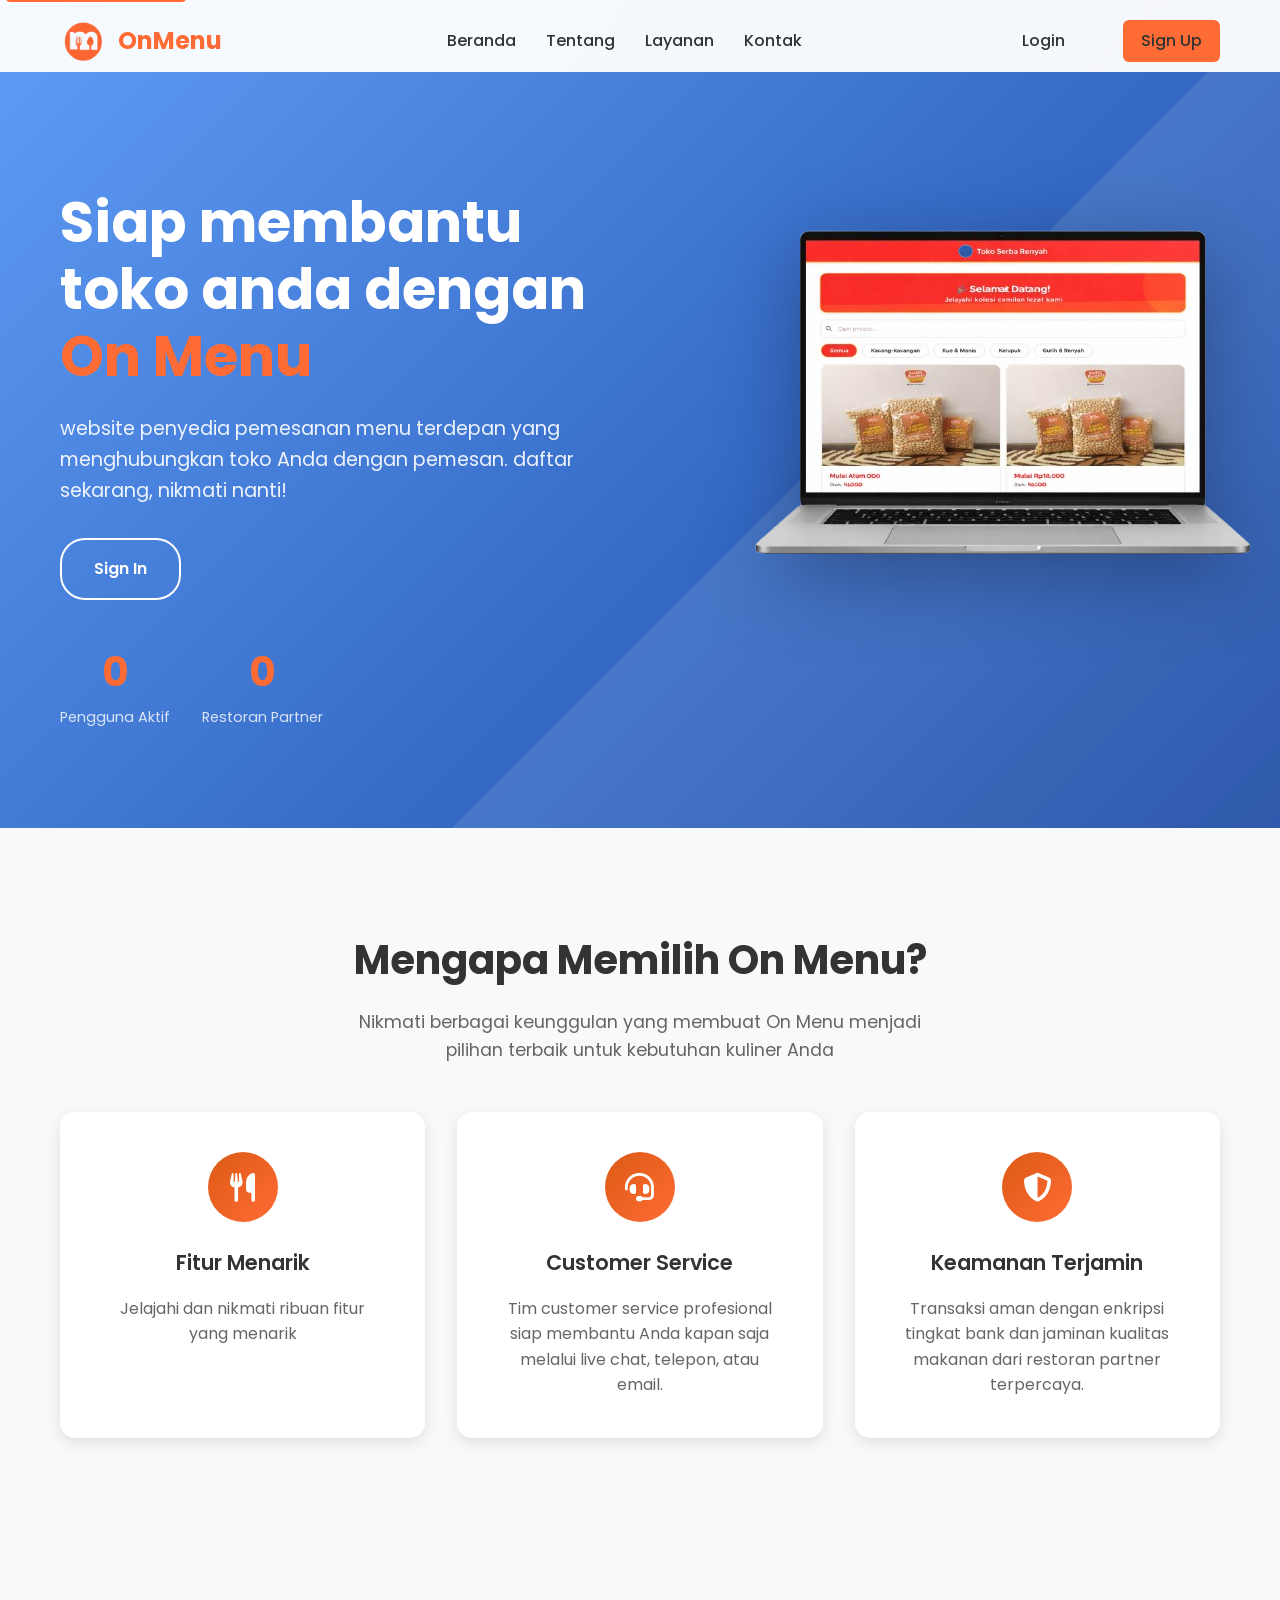
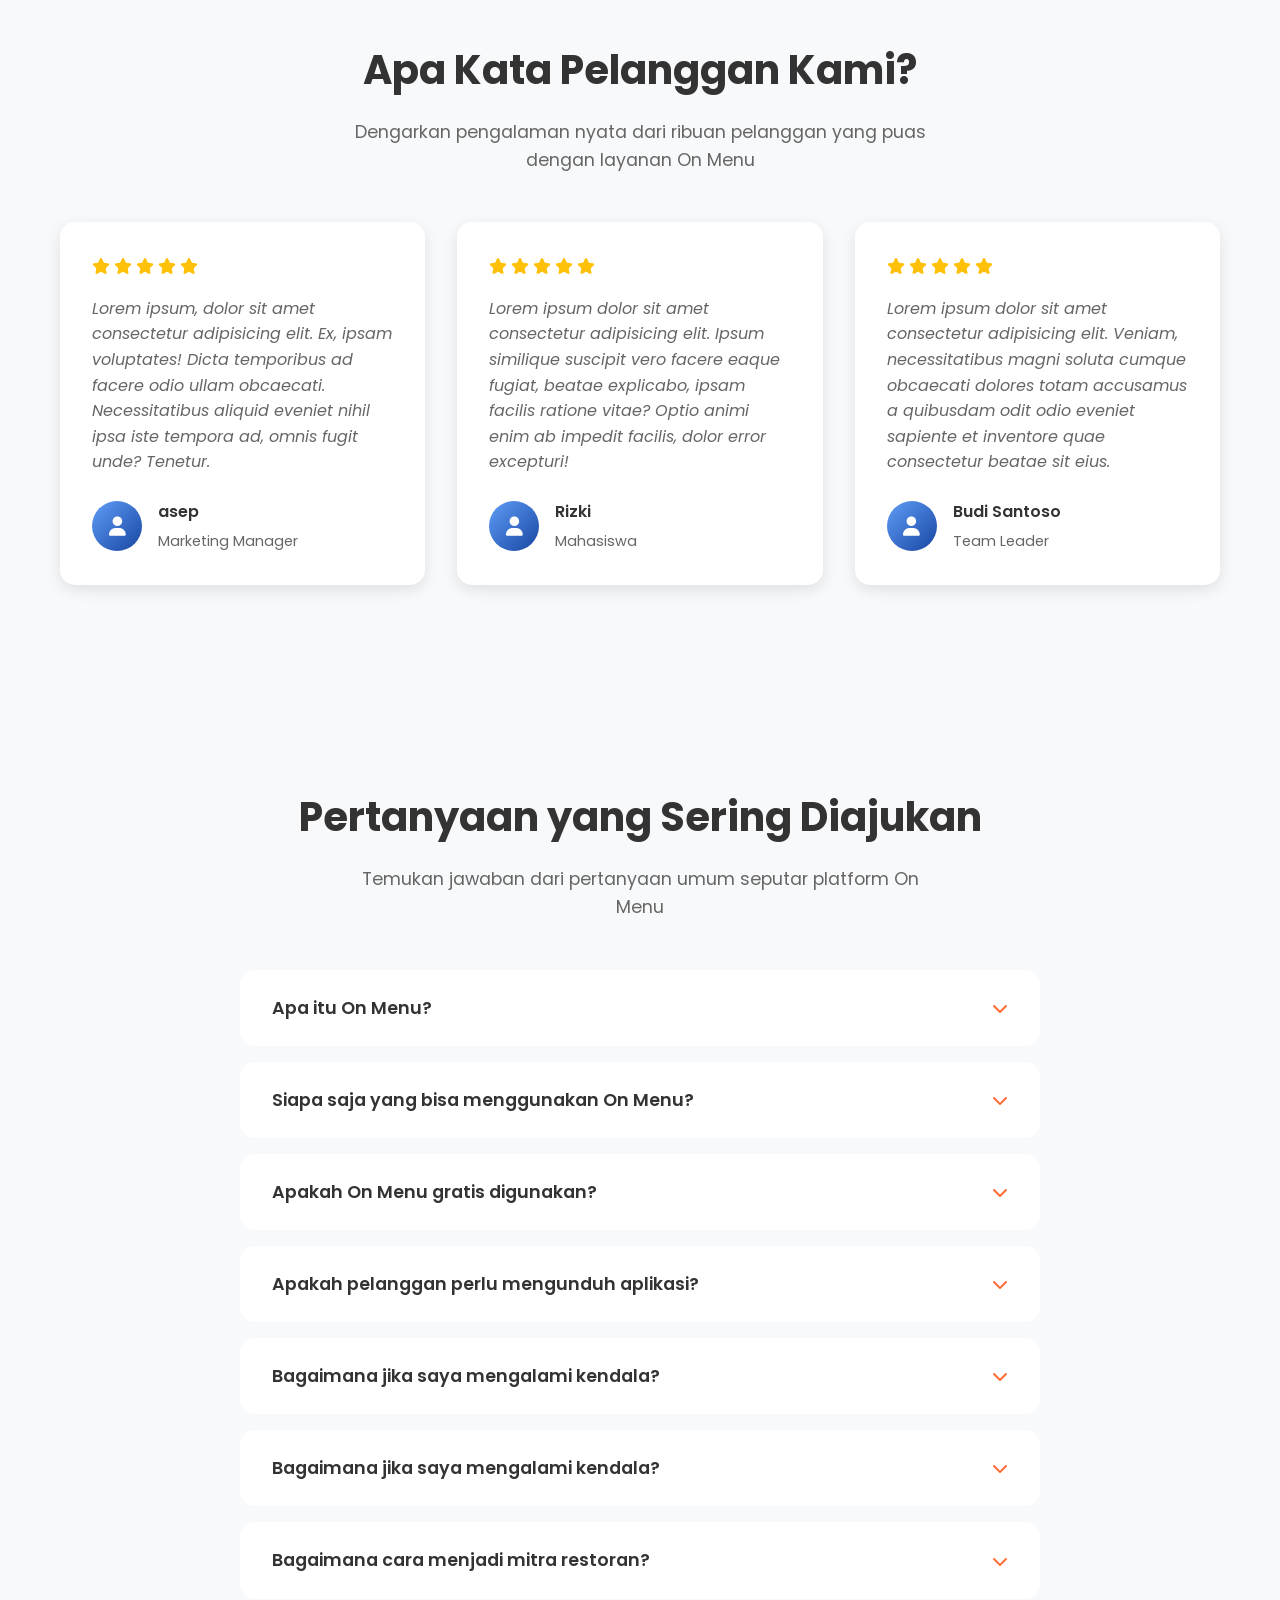
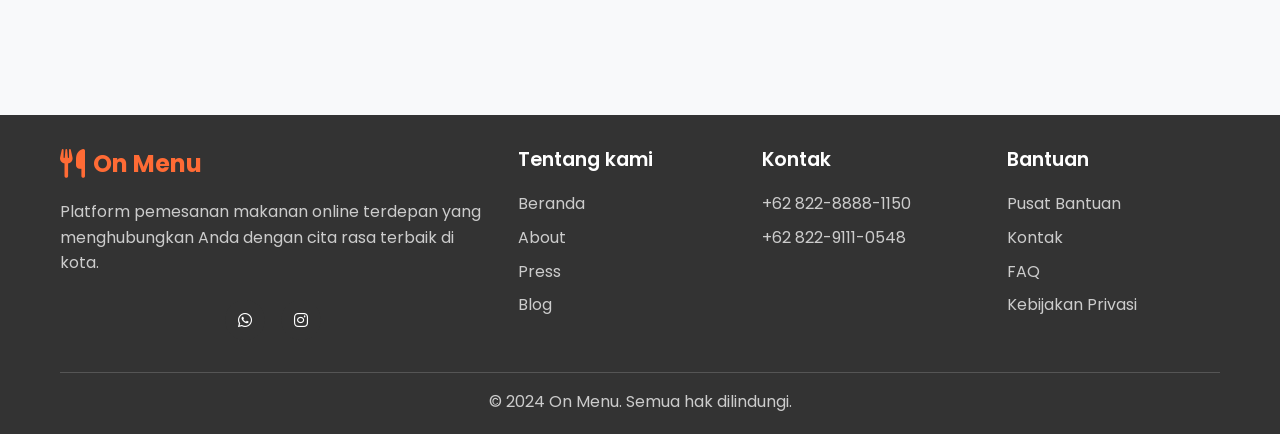
<file: index.html>
<!DOCTYPE html>
<html lang="id">
<head>
    <meta charset="UTF-8">
    <meta name="viewport" content="width=device-width, initial-scale=1.0">
    <title>On Menu - Platform Pemesanan Makanan Online Terdepan</title>
    <link rel="stylesheet" href="CSS/styles.css">
    <link href="https://fonts.googleapis.com/css2?family=Poppins:wght@300;400;500;600;700&display=swap" rel="stylesheet">
        <link rel="stylesheet" href="https://cdnjs.cloudflare.com/ajax/libs/font-awesome/6.5.1/css/all.min.css">

</head>
<body>
    <!-- Navigation -->
    <nav class="navbar">
    <div class="nav-container">
        <div class="nav-logo">
            <img class="logo-img" src="Image/logo.jpg.png" alt="">
            <span>OnMenu</span>
        </div>

        <ul class="nav-menu">
            <li><a href="index.html">Beranda</a></li>
            <li><a href="about.html">Tentang</a></li>
            <li><a href="services.html">Layanan</a></li>
            <li><a href="contact.html">Kontak</a></li>

            <!-- LOGIN & SIGN UP MASUK KE MENU -->
            <li class="nav-auth-mobile" style="margin-left:auto;">
                <a href="../Sign Page/index.html" class="btn-login">Login</a>
            </li>

            <li class="nav-auth-mobile">
                <a href="../Sign Page/signup.html" class="btn-signup">Sign Up</a>
            </li>

        </ul>

        <div class="hamburger">
            <span></span>
            <span></span>
            <span></span>
        </div>
    </div>
</nav>


    <!-- Hero Section -->
   <section class="hero">
    <div class="hero-content">

        <!-- TEKS -->
        <div class="hero-text">
            <h1 class="hero-title">
                Siap membantu toko anda dengan <span class="highlight">On Menu</span>
            </h1>

            <p class="hero-subtitle">
                website penyedia pemesanan menu terdepan yang menghubungkan toko Anda dengan pemesan.
                daftar sekarang, nikmati nanti!
            </p>

            <div class="hero-buttons">
                <a href="../Sign Page/signup.html" class="btn btn-secondary">
                    
                    Sign In
                </a>
            </div>

            <div class="hero-stats">
                <div class="stat-item">
                    <span class="stat-number" data-target="0">0</span>
                    <span class="stat-label">Pengguna Aktif</span>
                </div>
                <div class="stat-item">
                    <span class="stat-number" data-target="0">0</span>
                    <span class="stat-label">Restoran Partner</span>
                </div>
            </div>
        </div>

        <!-- GAMBAR -->
        <div class="hero-image">
            <img src="Image/image-removebg-preview (1).png" alt="Preview Laptop">
        </div>

    </div>
</section>


    <!-- Features Section -->
    <section class="features">
        <div class="container">
            <h2 class="section-title">Mengapa Memilih On Menu?</h2>
            <p class="section-subtitle">Nikmati berbagai keunggulan yang membuat On Menu menjadi pilihan terbaik untuk kebutuhan kuliner Anda</p>
            
            <div class="features-grid">
                <div class="feature-card">
                    <div class="feature-icon">
                        <i class="fas fa-utensils"></i>
                    </div>
                    <h3>Fitur Menarik</h3>
                    <p>Jelajahi dan nikmati ribuan fitur yang menarik</p>
                </div>

                
                

                <div class="feature-card">
                    <div class="feature-icon">
                        <i class="fas fa-headset"></i>
                    </div>
                    <h3>Customer Service </h3>
                    <p>Tim customer service profesional siap membantu Anda kapan saja melalui live chat, telepon, atau email.</p>
                </div>

                

                <div class="feature-card">
                    <div class="feature-icon">
                        <i class="fas fa-shield-alt"></i>
                    </div>
                    <h3>Keamanan Terjamin</h3>
                    <p>Transaksi aman dengan enkripsi tingkat bank dan jaminan kualitas makanan dari restoran partner terpercaya.</p>
                </div>
            </div>
        </div>
    </section>

  
    

    <!-- Testimonials Section -->
    <section class="testimonials">
        <div class="container">
            <h2 class="section-title">Apa Kata Pelanggan Kami?</h2>
            <p class="section-subtitle">Dengarkan pengalaman nyata dari ribuan pelanggan yang puas dengan layanan On Menu</p>
            
            <div class="testimonials-grid">
                <div class="testimonial-card">
                    <div class="testimonial-content">
                        <div class="stars">
                            <i class="fas fa-star"></i>
                            <i class="fas fa-star"></i>
                            <i class="fas fa-star"></i>
                            <i class="fas fa-star"></i>
                            <i class="fas fa-star"></i>
                        </div>
                            <p>Lorem ipsum, dolor sit amet consectetur adipisicing elit. Ex, ipsam voluptates! Dicta temporibus ad facere odio ullam obcaecati. Necessitatibus aliquid eveniet nihil ipsa iste tempora ad, omnis fugit unde? Tenetur.</p>
                    </div>
                    <div class="testimonial-author">
                        <div class="author-avatar">
                            <i class="fas fa-user"></i>
                        </div>
                        <div class="author-info">
                            <h4>asep</h4>
                            <span>Marketing Manager</span>
                        </div>
                    </div>
                </div>

                <div class="testimonial-card">
                    <div class="testimonial-content">
                        <div class="stars">
                            <i class="fas fa-star"></i>
                            <i class="fas fa-star"></i>
                            <i class="fas fa-star"></i>
                            <i class="fas fa-star"></i>
                            <i class="fas fa-star"></i>
                        </div>
                       <p>Lorem ipsum dolor sit amet consectetur adipisicing elit. Ipsum similique suscipit vero facere eaque fugiat, beatae explicabo, ipsam facilis ratione vitae? Optio animi enim ab impedit facilis, dolor error excepturi!</p>
                    </div>
                    <div class="testimonial-author">
                        <div class="author-avatar">
                            <i class="fas fa-user"></i>
                        </div>
                        <div class="author-info">
                            <h4>Rizki</h4>
                            <span>Mahasiswa</span>
                        </div>
                    </div>
                </div>

                <div class="testimonial-card">
                    <div class="testimonial-content">
                        <div class="stars">
                            <i class="fas fa-star"></i>
                            <i class="fas fa-star"></i>
                            <i class="fas fa-star"></i>
                            <i class="fas fa-star"></i>
                            <i class="fas fa-star"></i>
                        </div>
                        <p>Lorem ipsum dolor sit amet consectetur adipisicing elit. Veniam, necessitatibus magni soluta cumque obcaecati dolores totam accusamus a quibusdam odit odio eveniet sapiente et inventore quae consectetur beatae sit eius.</p>
                    </div>
                    <div class="testimonial-author">
                        <div class="author-avatar">
                            <i class="fas fa-user"></i>
                        </div>
                        <div class="author-info">
                            <h4>Budi Santoso</h4>
                            <span>Team Leader</span>
                        </div>
                    </div>
                </div>
            </div>
        </div>
    </section>

    <section class="faq-section" id="faq">
    <div class="container">
        <h2 class="section-title">Pertanyaan yang Sering Diajukan</h2>
        <p class="section-subtitle">
            Temukan jawaban dari pertanyaan umum seputar platform On Menu
        </p>

        <div class="faq-container">
            <div class="faq-item">
    <div class="faq-question">
        <h3>Apa itu On Menu?</h3>
        <i class="fas fa-chevron-down"></i>
    </div>
    <div class="faq-answer">
        <p>
            On Menu adalah sebuah website penyedia pemesanan menu yang membantu toko dan restoran
            mengelola menu, menerima pesanan, dan meningkatkan penjualan secara digital dengan mudah.
        </p>
    </div>
</div>

<div class="faq-item">
    <div class="faq-question">
        <h3>Siapa saja yang bisa menggunakan On Menu?</h3>
        <i class="fas fa-chevron-down"></i>
    </div>
    <div class="faq-answer">
        <p>
            On Menu dapat digunakan oleh UMKM kuliner, toko makanan, kafe, restoran,
            hingga bisnis makanan rumahan.
        </p>
    </div>
</div>

<div class="faq-item">
    <div class="faq-question">
        <h3>Apakah On Menu gratis digunakan?</h3>
        <i class="fas fa-chevron-down"></i>
    </div>
    <div class="faq-answer">
        <p>
            Ya,Tersedia trial untuk pengalaman pertama selama 1 minggu
        </p>
    </div>
</div>

<div class="faq-item">
    <div class="faq-question">
        <h3>Apakah pelanggan perlu mengunduh aplikasi?</h3>
        <i class="fas fa-chevron-down"></i>
    </div>
    <div class="faq-answer">
        <p>
            Tidak. Pelanggan dapat langsung memesan melalui browser tanpa perlu mengunduh aplikasi.
        </p>
    </div>
</div>

<div class="faq-item">
    <div class="faq-question">
        <h3>Bagaimana jika saya mengalami kendala?</h3>
        <i class="fas fa-chevron-down"></i>
    </div>
    <div class="faq-answer">
        <p>
            Anda dapat menghubungi tim On Menu melalui WhatsApp atau halaman kontak
            yang tersedia di website.
        </p>
    </div>
</div>

<div class="faq-item">
    <div class="faq-question">
        <h3>Bagaimana jika saya mengalami kendala?</h3>
        <i class="fas fa-chevron-down"></i>
    </div>
    <div class="faq-answer">
        <p>
           jika ada masalah dengan pesanan Anda, segera hubungi customer service kami melalui live chat di aplikasi, telepon, atau email. Tim kami akan segera membantu menyelesaikan masalah dan memberikan solusi terbaik, termasuk refund atau pengiriman ulang jika diperlukan.
        </p>
    </div>
</div>
<div class="faq-item">
    <div class="faq-question">
        <h3>Bagaimana cara menjadi mitra restoran?</h3>
        <i class="fas fa-chevron-down"></i>
    </div>
    <div class="faq-answer">
        <p>
           Untuk bergabung sebagai mitra restoran, Anda bisa mendaftar melalui website partner kami atau hubungi tim partnership di partner@onmenu.id. Tim kami akan membantu proses onboarding dan memberikan training lengkap untuk memaksimalkan penjualan online Anda.
        </p>
    </div>
</div>

        </div>
    </div>
</section>


    

    
    <footer class="footer">
        <div class="container">
            <div class="footer-content">
                <div class="footer-section">
                    <div class="footer-logo">
                        <i class="fas fa-utensils"></i>
                        <span>On Menu</span>
                    </div>
                    <p>Platform pemesanan makanan online terdepan yang menghubungkan Anda dengan cita rasa terbaik di kota.</p>
                    <div class="social-links">
                        <a href="#"><i class="fab fa-whatsapp"></i></a>
                        <a href="#"><i class="fab fa-instagram"></i></a>
                    </div>
                </div>
                <div class="footer-section">
                    <h3>Tentang kami</h3>
                    <ul>
                        <li><a href="#">Beranda</a></li>
                        <li><a href="#">About</a></li>
                        <li><a href="#">Press</a></li>
                        <li><a href="#">Blog</a></li>
                    </ul>
                </div>
                <div class="footer-section">
                    <h3>Kontak</h3>
                    <ul>
                        <li><a href="#">+62 822-8888-1150</a></li>
                        <li><a href="#">+62 822-9111-0548</a></li>
                        
                    </ul>
                </div>
                <div class="footer-section">
                    <h3>Bantuan</h3>
                    <ul>
                        <li><a href="#">Pusat Bantuan</a></li>
                        <li><a href="contact-responsive.html">Kontak</a></li>
                        <li><a href="#">FAQ</a></li>
                        <li><a href="#">Kebijakan Privasi</a></li>
                    </ul>
                </div>
            </div>
            <div class="footer-bottom">
                <p>&copy; 2024 On Menu. Semua hak dilindungi.</p>
            </div>
        </div>
    </footer>

    <script src="JS/script.js"></script>
</body>
</html>
</file>
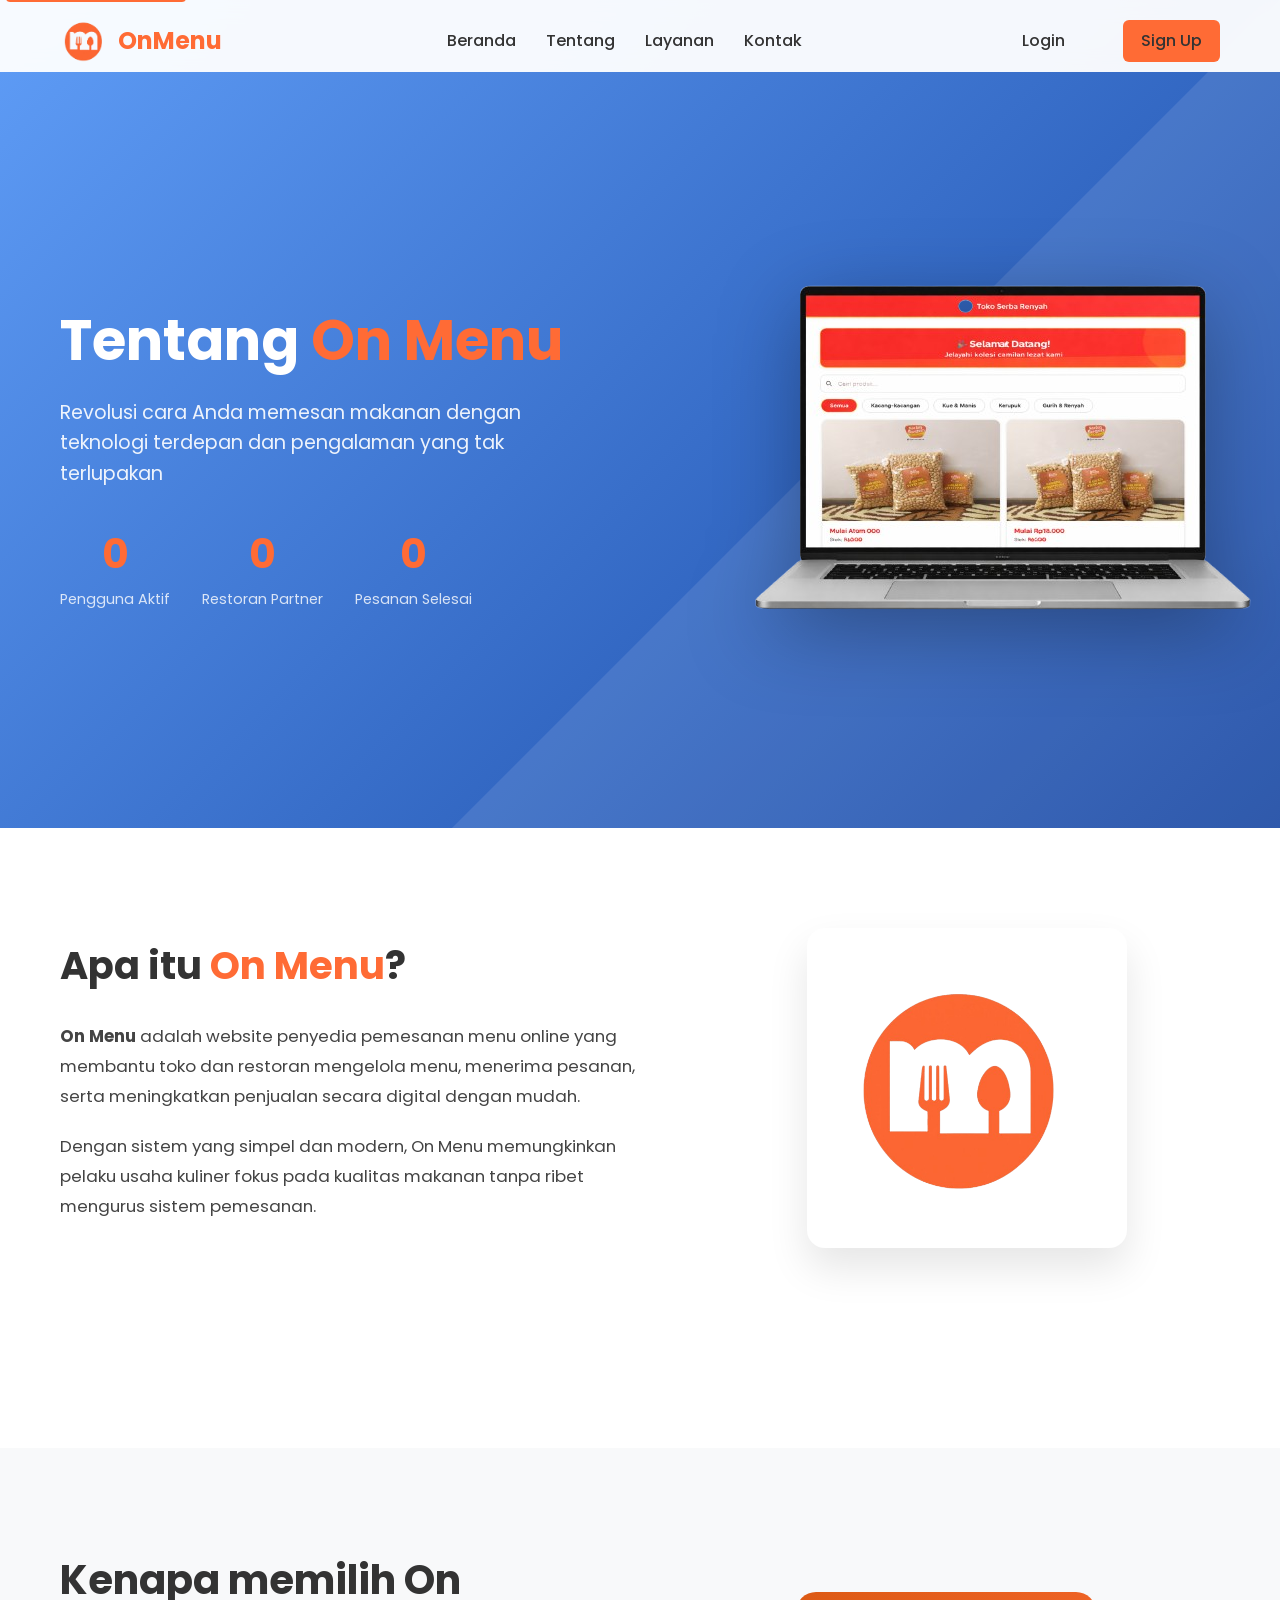
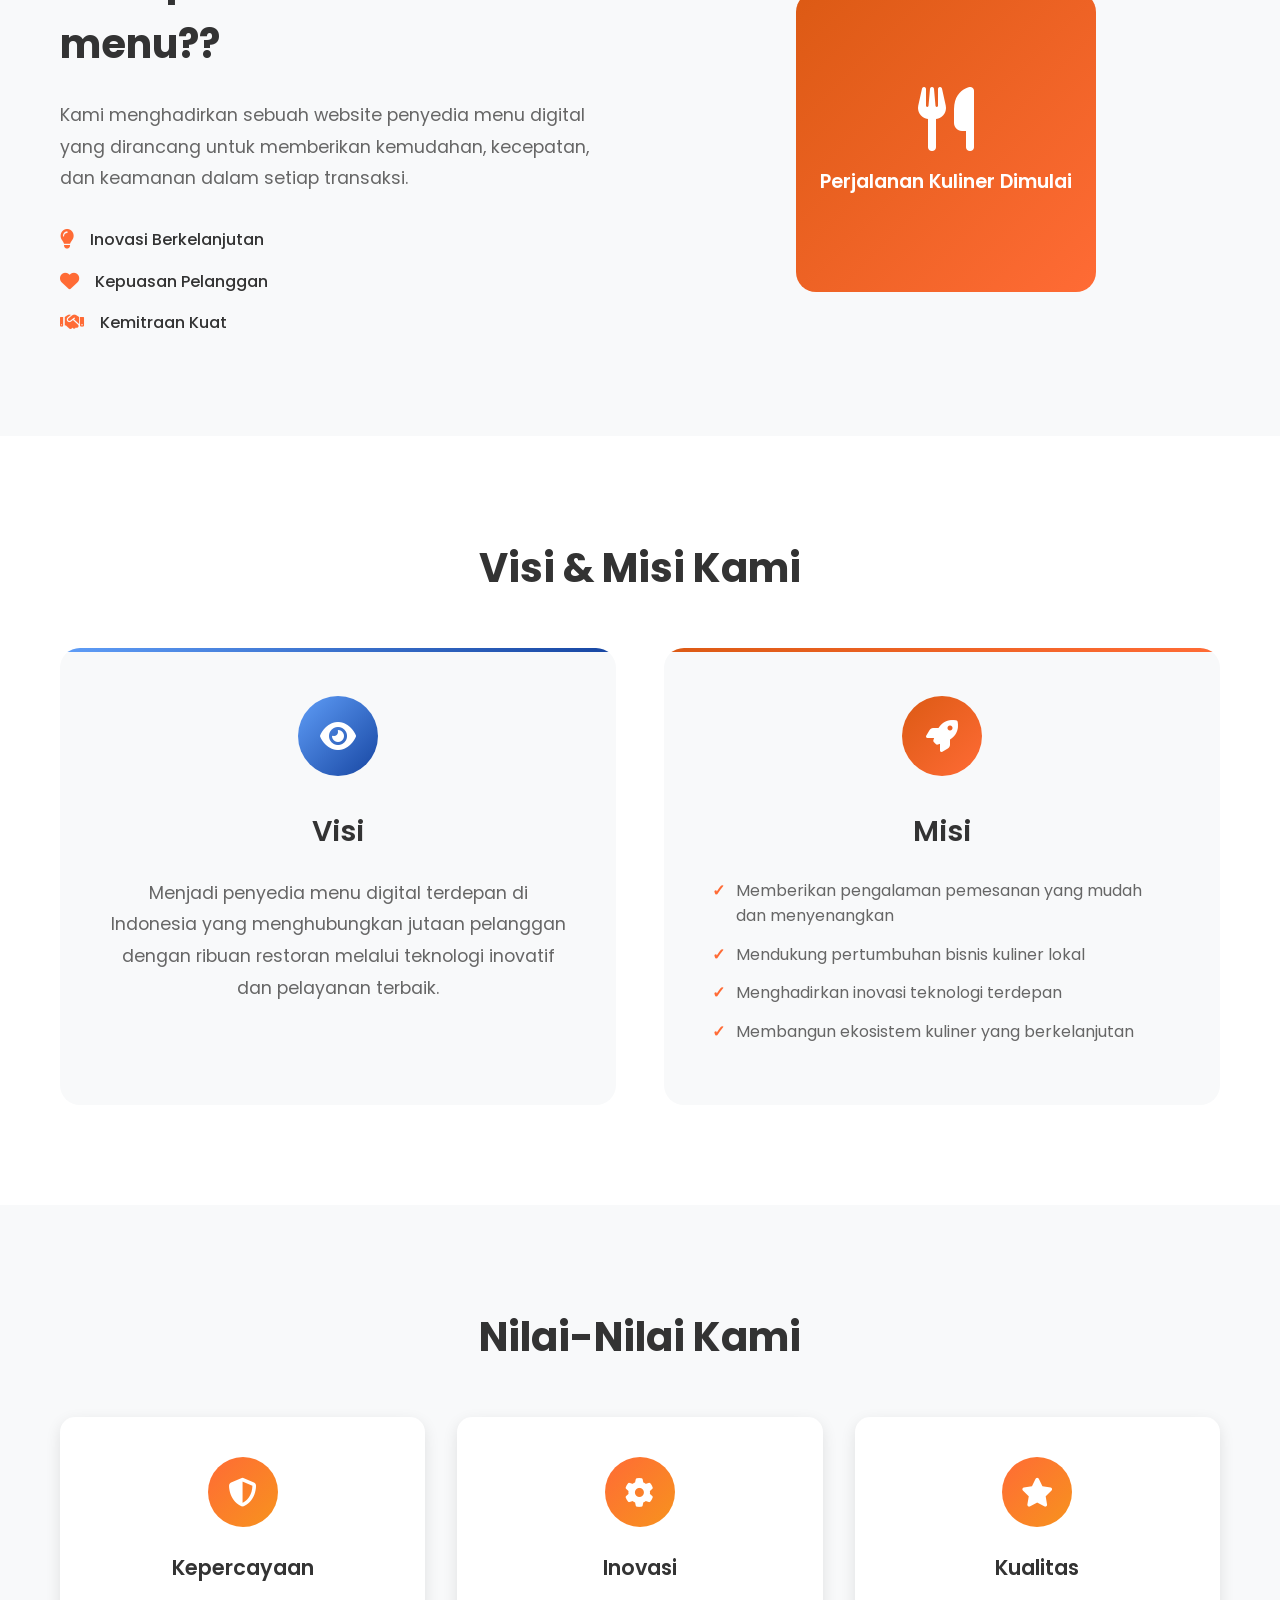
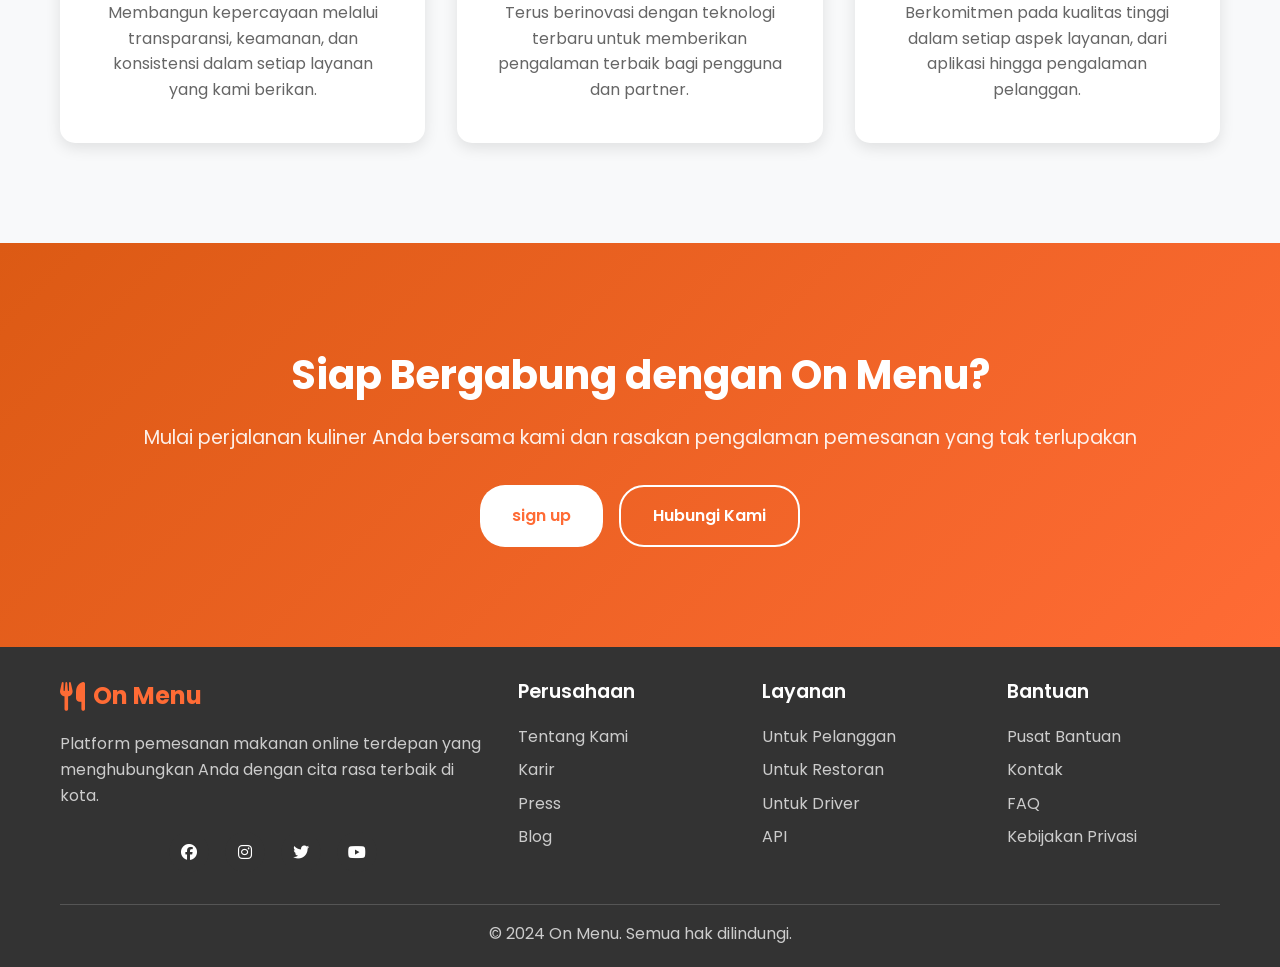
<file: about.html>
<!DOCTYPE html>
<html lang="id">
<head>
    <meta charset="UTF-8">
    <meta name="viewport" content="width=device-width, initial-scale=1.0">
    <title>Tentang Kami - On Menu</title>
    <link rel="stylesheet" href="CSS/styles.css">
    <link href="https://fonts.googleapis.com/css2?family=Poppins:wght@300;400;500;600;700&display=swap" rel="stylesheet">
   
   <link rel="stylesheet"
href="https://cdnjs.cloudflare.com/ajax/libs/font-awesome/6.5.1/css/all.min.css">

</head>
<body>
    <!-- Navigation -->
   <nav class="navbar">
    <div class="nav-container">
        <div class="nav-logo">
            <img class="logo-img" src="Image/logo.jpg.png" alt="">
            <span>OnMenu</span>
        </div>

        <ul class="nav-menu">
            <li><a href="index.html">Beranda</a></li>
            <li><a href="about.html">Tentang</a></li>
            <li><a href="services.html">Layanan</a></li>
            <li><a href="contact.html">Kontak</a></li>

            <!-- LOGIN & SIGN UP MASUK KE MENU -->
            <li class="nav-auth-mobile">
                <a href="../Sign Page/index.html" class="btn-login">Login</a>
            </li>
            <li class="nav-auth-mobile">
                <a href="../Sign Page/signup.html" class="btn-signup">Sign Up</a>
            </li>
        </ul>

        <div class="hamburger">
            <span></span>
            <span></span>
            <span></span>
        </div>
    </div>
</nav>


    <!-- Hero Section -->
    <section class="hero">
        <div class="hero-content">
            <div class="hero-text">
                <h1 class="hero-title">Tentang <span class="highlight">On Menu</span></h1>
                <p class="hero-subtitle">Revolusi cara Anda memesan makanan dengan teknologi terdepan dan pengalaman yang tak terlupakan</p>
                <div class="hero-stats">
                    <div class="stat-item">
                        <span class="stat-number" data-target="0">0</span>
                        <span class="stat-label">Pengguna Aktif</span>
                    </div>
                    <div class="stat-item">
                        <span class="stat-number" data-target="0">0</span>
                        <span class="stat-label">Restoran Partner</span>
                    </div>
                    <div class="stat-item">
                        <span class="stat-number" data-target="0">0</span>
                        <span class="stat-label">Pesanan Selesai</span>
                    </div>
                </div>
            </div>
           <div class="hero-images">
           <img src="Image/image-removebg-preview (1).png" alt="Preview Laptop">
        </div>

            </div>
            
        </div>
    </section>


    <section class="onmenu-info">

    <!-- ===== APA ITU ON MENU ===== -->
    <div class="container onmenu-about-wrapper">
        <div class="onmenu-about-text">
            <h2>
                Apa itu <span class="highlight">On Menu</span>?
            </h2>

            <p>
                <strong>On Menu</strong> adalah website penyedia pemesanan menu online
                yang membantu toko dan restoran mengelola menu, menerima pesanan,
                serta meningkatkan penjualan secara digital dengan mudah.
            </p>

            <p>
                Dengan sistem yang simpel dan modern, On Menu memungkinkan
                pelaku usaha kuliner fokus pada kualitas makanan tanpa
                ribet mengurus sistem pemesanan.
            </p>
        </div>

        <div class="onmenu-about-image">
            <img src="Image/logo.jpg.png" alt="Logo On Menu">
        </div>
    </div>
    </section>

    <!-- ===== TUJUAN ON MENU ===== -->
    


    <!-- Story Section -->
    <section class="story">
        <div class="container">
            <div class="story-content">
                <div class="story-text">
                    <h2>Kenapa memilih On menu??</h2>
                    <p>Kami menghadirkan sebuah website penyedia menu digital yang
                    dirancang untuk memberikan kemudahan, kecepatan, dan keamanan
                    dalam setiap transaksi.</p>
                    <div class="story-features">
                        <div class="feature-item">
                            <i class="fas fa-lightbulb"></i>
                            <span>Inovasi Berkelanjutan</span>
                        </div>
                        <div class="feature-item">
                            <i class="fas fa-heart"></i>
                            <span>Kepuasan Pelanggan</span>
                        </div>
                        <div class="feature-item">
                            <i class="fas fa-handshake"></i>
                            <span>Kemitraan Kuat</span>
                        </div>
                    </div>
                </div>
                <div class="story-image">
                    <div class="image-placeholder">
                        <i class="fas fa-utensils"></i>
                        <p>Perjalanan Kuliner Dimulai</p>
                    </div>
                </div>
            </div>
        </div>
    </section>

    <!-- Vision Mission Section -->
    <section class="vision-mission">
        <div class="container">
            <h2 class="section-title">Visi & Misi Kami</h2>
            <div class="vm-grid">
                <div class="vm-card vision-card">
                    <div class="vm-icon">
                        <i class="fas fa-eye"></i>
                    </div>
                    <h3>Visi</h3>
                    <p>Menjadi penyedia menu digital terdepan di Indonesia yang menghubungkan jutaan pelanggan dengan ribuan restoran melalui teknologi inovatif dan pelayanan terbaik.</p>
                </div>
                <div class="vm-card mission-card">
                    <div class="vm-icon">
                        <i class="fas fa-rocket"></i>
                    </div>
                    <h3>Misi</h3>
                    <ul>
                        <li>Memberikan pengalaman pemesanan yang mudah dan menyenangkan</li>
                        <li>Mendukung pertumbuhan bisnis kuliner lokal</li>
                        <li>Menghadirkan inovasi teknologi terdepan</li>
                        <li>Membangun ekosistem kuliner yang berkelanjutan</li>
                    </ul>
                </div>
            </div>
        </div>
    </section>

    <!-- Values Section -->
    <section class="values">
        <div class="container">
            <h2 class="section-title">Nilai-Nilai Kami</h2>
            <div class="values-grid">
                <div class="value-card">
                    <div class="value-icon">
                        <i class="fas fa-shield-alt"></i>
                    </div>
                    <h3>Kepercayaan</h3>
                    <p>Membangun kepercayaan melalui transparansi, keamanan, dan konsistensi dalam setiap layanan yang kami berikan.</p>
                </div>
                    
                <div class="value-card">
                    <div class="value-icon">
                        <i class="fas fa-cog"></i>
                    </div>
                    <h3>Inovasi</h3>
                    <p>Terus berinovasi dengan teknologi terbaru untuk memberikan pengalaman terbaik bagi pengguna dan partner.</p>
                </div>
                <div class="value-card">
                    <div class="value-icon">
                        <i class="fas fa-star"></i>
                    </div>
                    <h3>Kualitas</h3>
                    <p>Berkomitmen pada kualitas tinggi dalam setiap aspek layanan, dari aplikasi hingga pengalaman pelanggan.</p>
                </div>
            </div>
        </div>
    </section>

    <!-- Team Section -->
    <!-- Team Section -->
    <!-- <section class="team">
        <div class="container">
            <h2 class="section-title">Tim Kami</h2>
            <p class="section-subtitle">Bertemu dengan orang-orang hebat di balik On Menu</p>
            <div class="team-grid">
                <div class="team-card">
                    <div class="team-image">
                        <div class="avatar">
                            <i class="fas fa-user"></i>
                        </div>
                    </div>
                    <h3>Muh Fathi Rafif</h3>
                    <p class="position">Beckend</p>
                    <p class="description">Orang</p>
                    <div class="social-links">
                        <a href="https://www.instagram.com/mhmmdfathy__?igsh=MXh5cDQ3dWhuYzBzcA=="><i class="fab fa-instagram"></i></a>
                    </div>
                </div>
                
                <div class="team-card">
                    <div class="team-image">
                        <div class="avatar">
                            <i class="fas fa-user"></i>
                        </div>
                    </div>
                    <h3>Hafidz Fauzi</h3>
                    <p class="position">Data Analis</p>
                    <p class="description">Expert teknologi 
                    </p>
                    <div class="social-links">
                        <a href="#"><i class="fab fa-instagram"></i></a>
                    </div>
                </div>
                <div class="team-card">
                    <div class="team-image">
                        <div class="avatar">
                            <i class="fas fa-user"></i>
                        </div>
                    </div>
                    <h3>Syatir</h3>
                    <p class="position">Data Analis</p>
                    <p class="description">Expert teknologi 
                    </p>
                    <div class="social-links">
                        <a href="#"><i class="fab fa-instagram"></i></a>
                    </div>
                </div>
                <div class="team-card">
                    <div class="team-image">
                        <div class="avatar">
                            <i class="fas fa-user"></i>
                        </div>
                    </div>
                    <h3>Ananda Fairus Ramadhan</h3>
                    <p class="position">Frontend</p>
                    <p class="description"> orang
                    <div class="social-links">
                        <a href="#"><i class="fab fa-instagram"></i></a>
                    </div>
                </div>
                <div class="team-card">
                    <div class="team-image">
                        <div class="avatar">
                            <i class="fas fa-user"></i>
                        </div>
                    </div>
                    <h3>Andi Rafif Dzaki</h3>
                    <p class="position">Frontend</p>
                    <p class="description">Expert teknologi 
                    </p>
                    <div class="social-links">
                        <a href="#"><i class="fab fa-instagram"></i></a>
                    </div>
                </div><div class="team-card">
                    <div class="team-image">
                        <div class="avatar">
                            <i class="fas fa-user"></i>
                        </div>
                    </div>
                    <h3>Muh Dzaki Fakhri<h3>
                    <p class="position">UI Design</p>
                    <p class="description">Expert teknologi 
                    </p>
                    <div class="social-links">
                        <a href="#"><i class="fab fa-instagram"></i></a>
                    </div>
                </div>
            </div>
        </div>
    </section> -->

    <!-- CTA Section -->
   <section class="cta">
        <div class="container">
            <div class="cta-content">
                <h2>Siap Bergabung dengan On Menu?</h2>
                <p>Mulai perjalanan kuliner Anda bersama kami dan rasakan pengalaman pemesanan yang tak terlupakan</p>
                <div class="cta-buttons">
                    <a href="../Sign Page/signup.html"class="btn btn-primary">sign up</a>
                    <a href="contact.html" class="btn btn-secondary">Hubungi Kami</a>
                </div>
            </div>
        </div>
    </section>

    <!-- Footer -->
     <section>

<footer class="footer">
        <div class="container">
            <div class="footer-content">
                <div class="footer-section">
                    <div class="footer-logo">
                        <i class="fas fa-utensils"></i>
                        <span>On Menu</span>
                    </div>
                    <p>Platform pemesanan makanan online terdepan yang menghubungkan Anda dengan cita rasa terbaik di kota.</p>
                    <div class="social-links">
                        <a href="#"><i class="fab fa-facebook"></i></a>
                        <a href="#"><i class="fab fa-instagram"></i></a>
                        <a href="#"><i class="fab fa-twitter"></i></a>
                        <a href="#"><i class="fab fa-youtube"></i></a>
                    </div>
                </div>
                <div class="footer-section">
                    <h3>Perusahaan</h3>
                    <ul>
                        <li><a href="about-responsive.html">Tentang Kami</a></li>
                        <li><a href="#">Karir</a></li>
                        <li><a href="#">Press</a></li>
                        <li><a href="#">Blog</a></li>
                    </ul>
                </div>
                <div class="footer-section">
                    <h3>Layanan</h3>
                    <ul>
                        <li><a href="services-responsive.html">Untuk Pelanggan</a></li>
                        <li><a href="#">Untuk Restoran</a></li>
                        <li><a href="#">Untuk Driver</a></li>
                        <li><a href="#">API</a></li>
                    </ul>
                </div>
                <div class="footer-section">
                    <h3>Bantuan</h3>
                    <ul>
                        <li><a href="#">Pusat Bantuan</a></li>
                        <li><a href="contact-responsive.html">Kontak</a></li>
                        <li><a href="#">FAQ</a></li>
                        <li><a href="#">Kebijakan Privasi</a></li>
                    </ul>
                </div>
            </div>
            <div class="footer-bottom">
                <p>&copy; 2024 On Menu. Semua hak dilindungi.</p>
            </div>
        </div>
    </footer>

     </section>
    
    <script src="JS/script.js"></script>
</body>
</html>
</file>
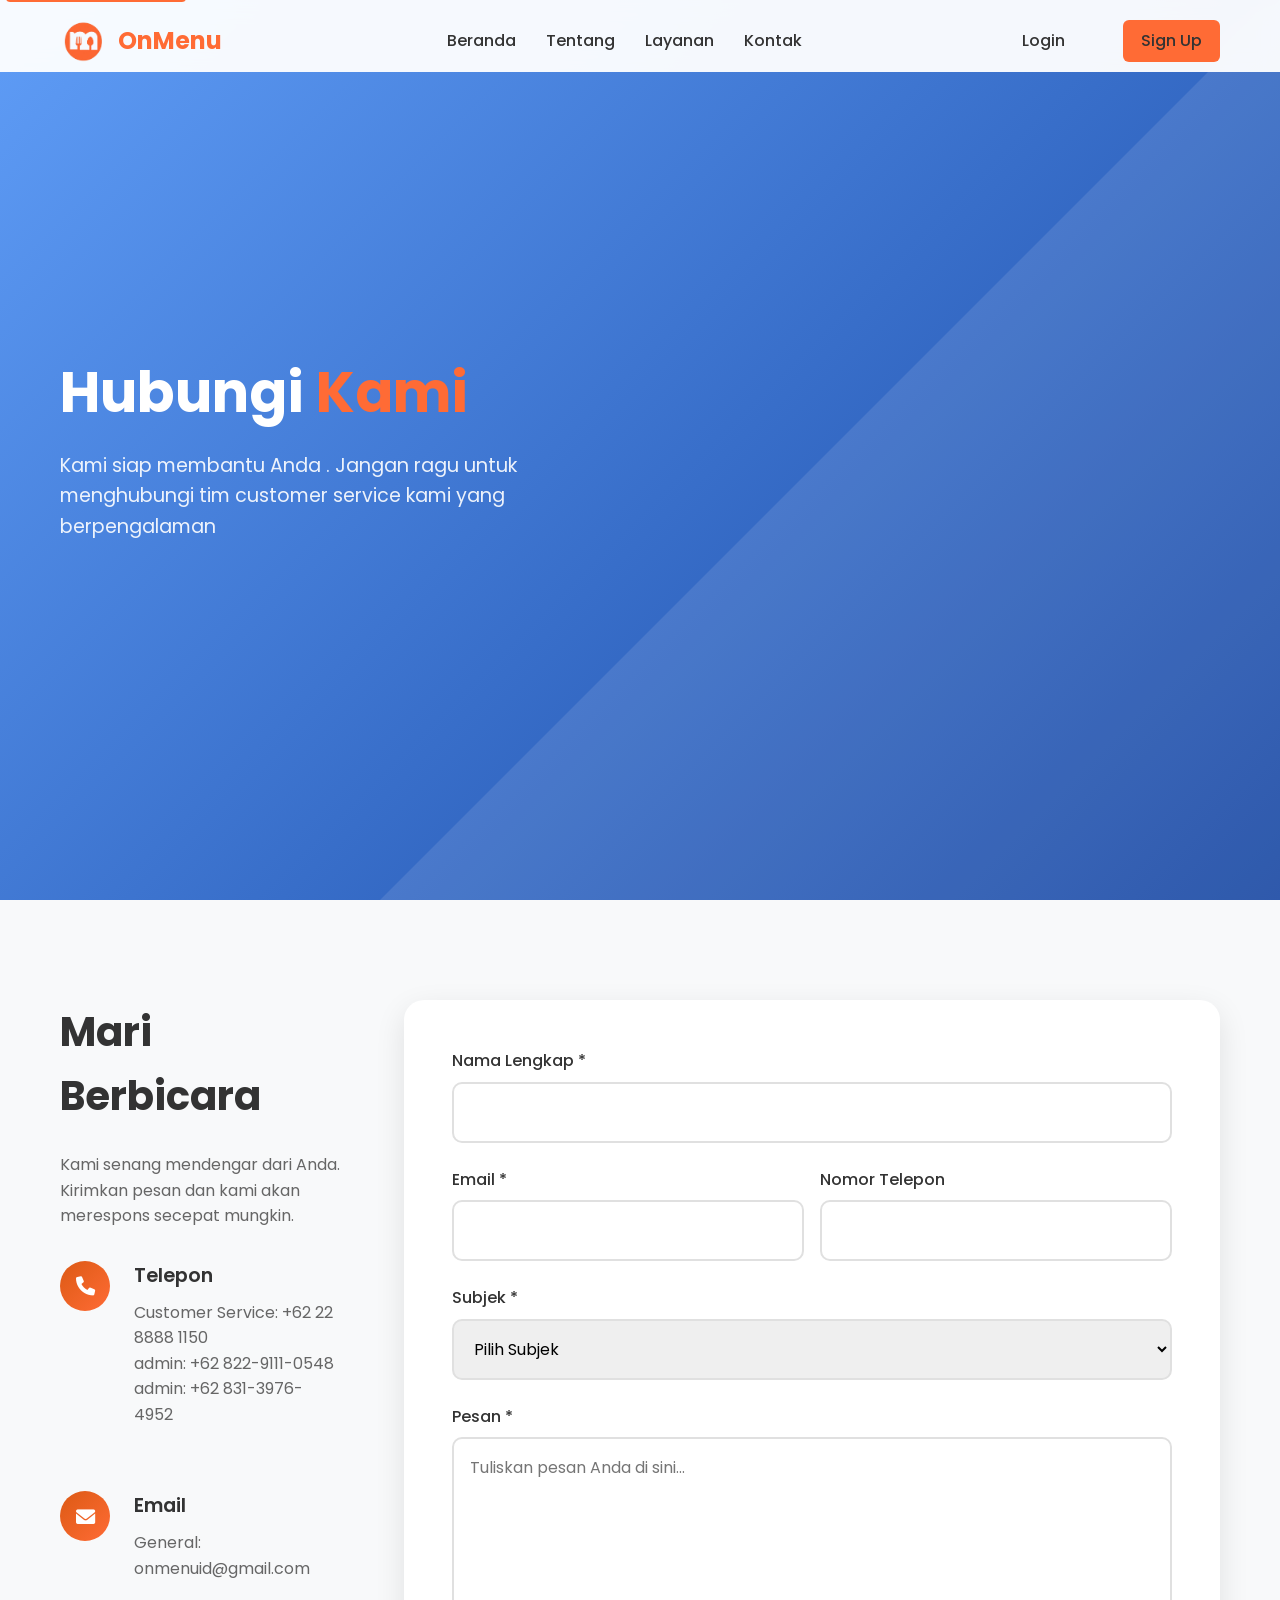
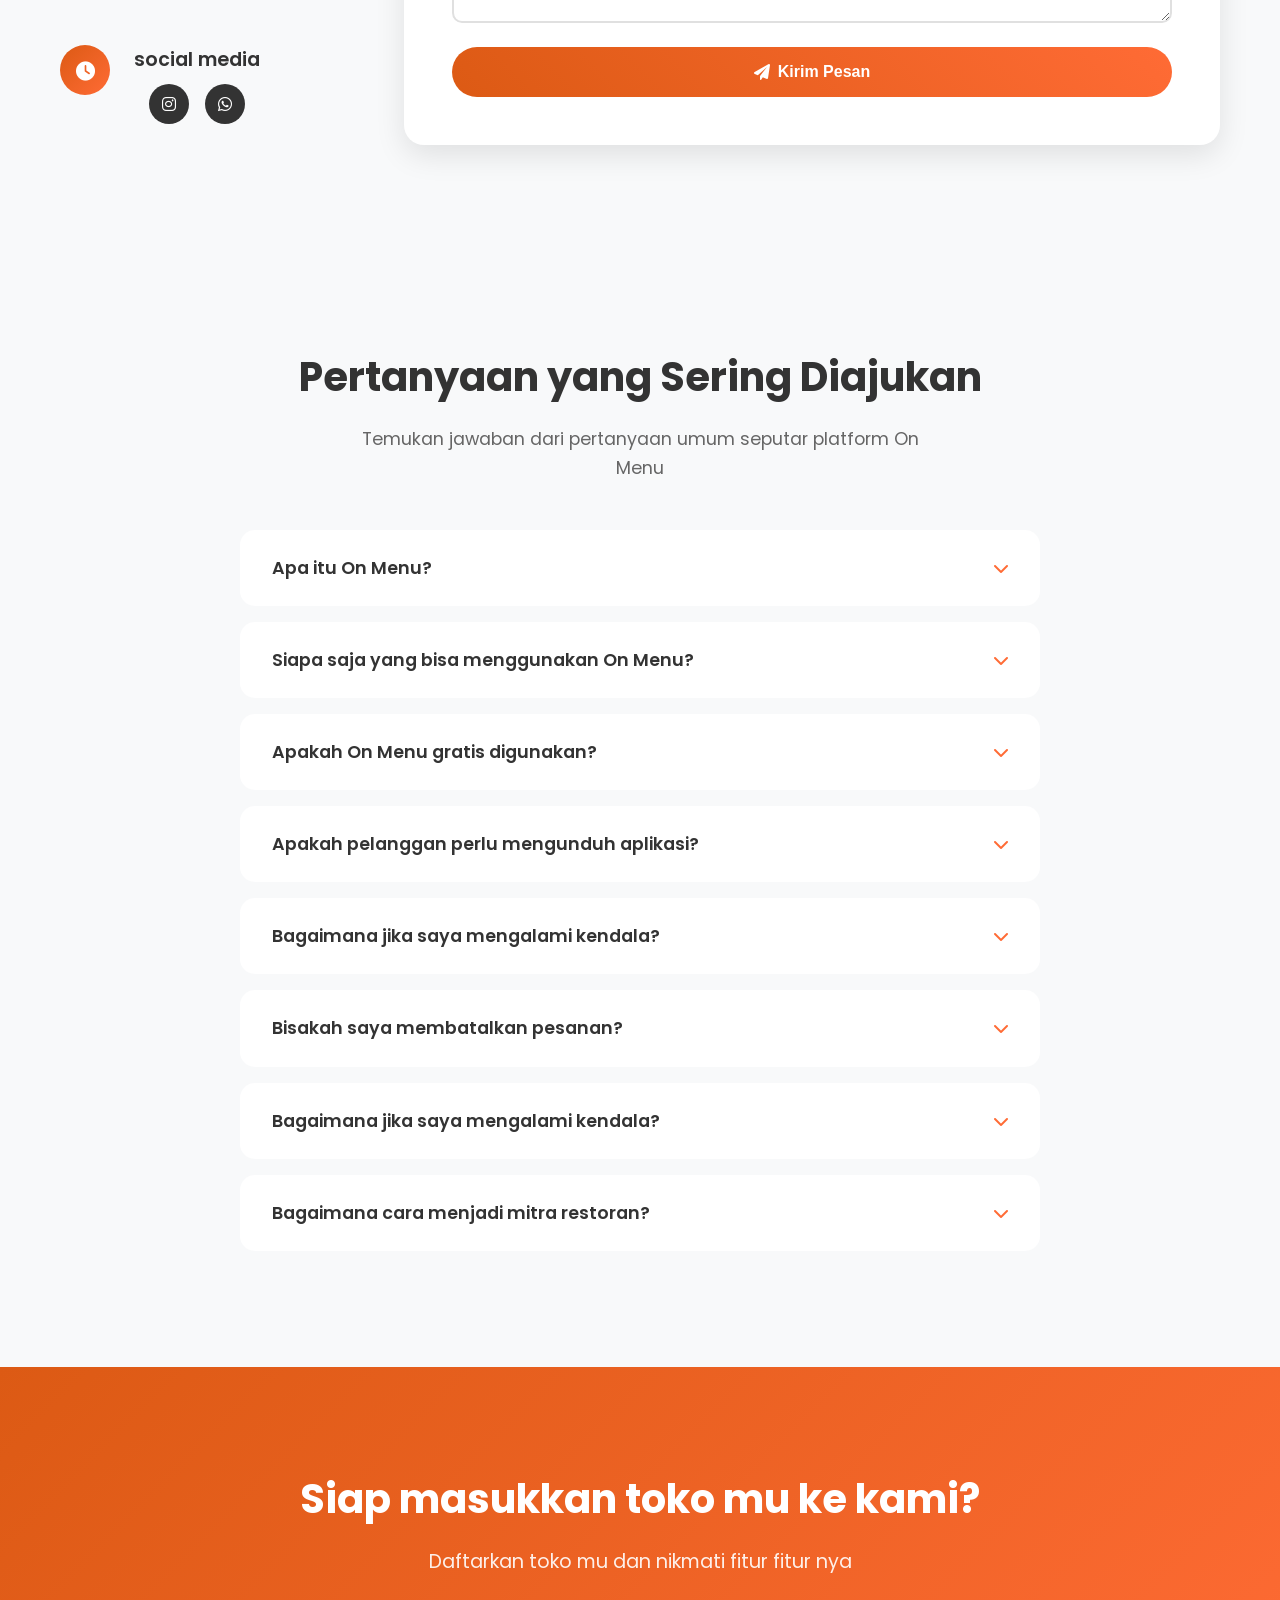
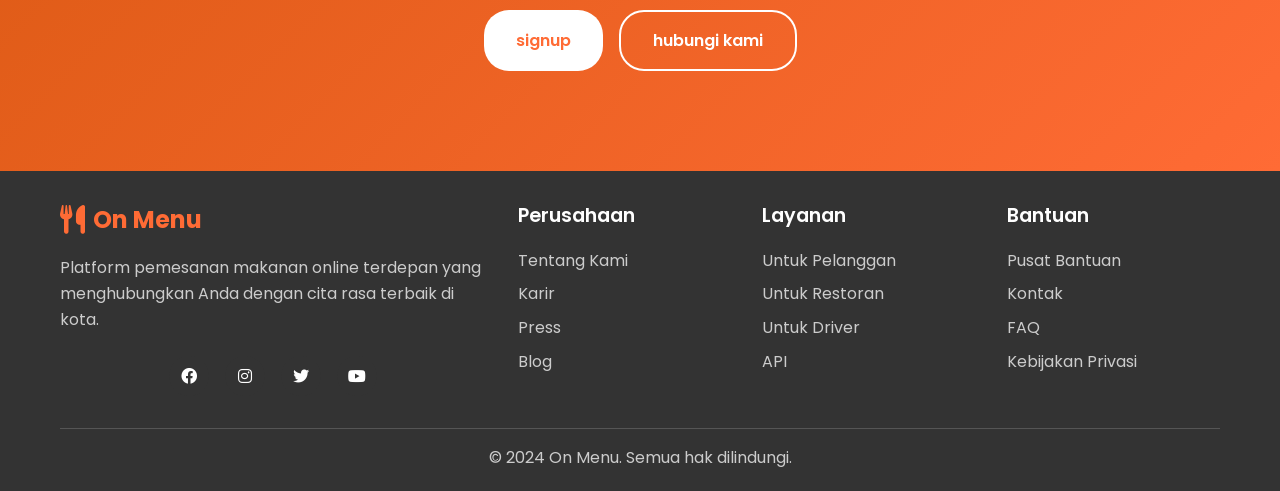
<file: contact.html>
<!DOCTYPE html>
<html lang="id">
<head>
    <meta charset="UTF-8">
    <meta name="viewport" content="width=device-width, initial-scale=1.0">
    <title>Hubungi Kami - On Menu</title>
    <link rel="stylesheet" href="CSS/styles.css">
    <link href="https://fonts.googleapis.com/css2?family=Poppins:wght@300;400;500;600;700&display=swap" rel="stylesheet">
    <link rel="stylesheet"
href="https://cdnjs.cloudflare.com/ajax/libs/font-awesome/6.5.1/css/all.min.css">

    <link rel="stylesheet" href="https://cdnjs.cloudflare.com/ajax/libs/font-awesome/6.0.0/css/all.min.css">
</head>
<body>
    <!-- Navigation -->
    <nav class="navbar">
    <div class="nav-container">
        <div class="nav-logo">
            <img class="logo-img" src="Image/logo.jpg.png" alt="">
            <span>OnMenu</span>
        </div>

        <ul class="nav-menu">
            <li><a href="index.html">Beranda</a></li>
            <li><a href="about.html">Tentang</a></li>
            <li><a href="services.html">Layanan</a></li>
            <li><a href="contact.html">Kontak</a></li>

            <!-- LOGIN & SIGN UP MASUK KE MENU -->
            <li class="nav-auth-mobile">
                <a href="../Sign Page/index.html" class="btn-login">Login</a>
            </li>
            <li class="nav-auth-mobile">
                <a href="../Sign Page/signup.html" class="btn-signup">Sign Up</a>
            </li>
        </ul>

        <div class="hamburger">
            <span></span>
            <span></span>
            <span></span>
        </div>
    </div>
</nav>


    <!-- Hero Section -->
    <section class="contact-hero">
        <div class="hero-content">
            <div class="hero-text">
                <h1 class="hero-title">Hubungi <span class="highlight">Kami</span></h1>
                <p class="hero-subtitle">Kami siap membantu Anda . Jangan ragu untuk menghubungi tim customer service kami yang berpengalaman</p>
                <div class="contact-stats">
                    <!-- <div class="stat-item">
                        <i class="fas fa-clock"></i>
                        <div>
                            <span class="stat-title">Response Time</span>
                            <span class="stat-value">< 5 Menit</span>
                        </div>
                    </div>
                    <div class="stat-item">
                        <i class="fas fa-headset"></i>
                        <div>
                            <span class="stat-title">Customer Satisfaction</span>
                            <span class="stat-value">98%</span>
                        </div>
                    </div>
                    <div class="stat-item">
                        <i class="fas fa-users"></i>
                        <div>
                            <span class="stat-title">Support Agents</span>
                            <span class="stat-value">50+ Tim</span>
                        </div>
                    </div> -->
                <!-- </div>
            </div>
            <>div class="hero-image">
                <div class="contact-card">
                    <i class="fas fa-phone"></i>
                    <h3>Telepon</h3>
                    <p>+62 22 8888 1150</p>
                </div -->
                <!-- <div class="contact-card">
                    <i class="fas fa-envelope"></i>
                    <h3>EMAIL</h3>
                    <p>onmenuid@gmail.com</p>
                </div> -->
                <!-- <div class="contact-card">
                    <i class="fas fa-comments"></i>
                    <h3>Live Chat</h3>
                    <p>24/7 Available</p>
                </div> -->
            </>
        </div>
    </section>

    <!-- Contact Form Section -->
    <section  id="contact-form-section" class="contact-form-section">
        <div class="container">
            <div class="contact-content">
                <div class="contact-info">
                    <h2>Mari Berbicara</h2>
                    <p>Kami senang mendengar dari Anda. Kirimkan pesan dan kami akan merespons secepat mungkin.</p>
                    
                    <div class="contact-methods">
                        <!-- <div class="contact-method">
                            <div class="method-icon">
                                <i class="fas fa-map-marker-alt"></i>
                            </div>
                            <div class="method-info">
                                <h4>Alamat Kantor</h4>
                                <p>Jl. Sudirman No. 123<br>Jakarta Pusat 10220<br>Indonesia</p>
                            </div>
                        </div> -->

                        <div class="contact-method">
                            <div class="method-icon">
                                <i class="fas fa-phone"></i>
                            </div>
                            <div class="method-info">
                                <h4>Telepon</h4>
                                <p>Customer Service: +62 22 8888 1150<br>admin: +62 822-9111-0548 <br> admin: +62 831-3976-4952</p>
                            </div>
                        </div>

                        <div class="contact-method">
                            <div class="method-icon">
                                <i class="fas fa-envelope"></i>
                            </div>
                            <div class="method-info">
                                <h4>Email</h4>
                                <p>General: onmenuid@gmail.com</p>
                            </div>
                        </div>

                        <div class="contact-method">
                            <div class="method-icon">
                                <i class="fas fa-clock"></i>
                            </div>
                            <div class="method-info">
                                <h4>social media</h4>
                              <div class="social-links">
                     <a href="https://www.instagram.com/onmenu.id/?utm_source=ig_web_button_share_sheet" target="_blank">
                            <i class="fab fa-instagram"></i>
                                </a>

                        <a href="https://wa.me/6285176773633" target="_blank">
                            <i class="fab fa-whatsapp"></i>
                                    </a>
                                </div>

                            </div>
                        </div>
                    </div>
                </div>

                <div class="contact-form">
                    <form id="contactForm" class="form">
                        <div class="form-group">
                            <label for="name">Nama Lengkap *</label>
                            <input type="text" id="name" name="name" required>
                        </div>

                        <div class="form-row">
                            <div class="form-group">
                                <label for="email">Email *</label>
                                <input type="email" id="email" name="email" required>
                            </div>
                            <div class="form-group">
                                <label for="phone">Nomor Telepon</label>
                                <input type="tel" id="phone" name="phone">
                            </div>
                        </div>

                        <div class="form-group">
                            <label for="subject">Subjek *</label>
                            <select id="subject" name="subject" required>
                                <option value="">Pilih Subjek</option>
                                <option value="general">Pertanyaan Umum</option>
                                <option value="support">Bantuan Teknis</option>
                                <option value="partnership">Kemitraan</option>
                                <option value="complaint">Keluhan</option>
                                <option value="suggestion">Saran</option>
                                <option value="other">Lainnya</option>
                            </select>
                        </div>

                        <div class="form-group">
                            <label for="message">Pesan *</label>
                            <textarea id="message" name="message" rows="6" placeholder="Tuliskan pesan Anda di sini..." required></textarea>
                        </div>

                      
                        <button type="submit" class="submit-btn">
                            <i class="fas fa-paper-plane"></i>
                            Kirim Pesan
                        </button>
                    </form>
                </div>
            </div>
        </div>
    </section>

    <!-- FAQ Section --> 
      <section class="faq-section" id="faq">
    <div class="container">
        <h2 class="section-title">Pertanyaan yang Sering Diajukan</h2>
        <p class="section-subtitle">
            Temukan jawaban dari pertanyaan umum seputar platform On Menu
        </p>

        <div class="faq-container">
            <div class="faq-item">
    <div class="faq-question">
        <h3>Apa itu On Menu?</h3>
        <i class="fas fa-chevron-down"></i>
    </div>
    <div class="faq-answer">
        <p>
            On Menu adalah platform pemesanan makanan online yang membantu toko dan restoran
            mengelola menu, menerima pesanan, dan meningkatkan penjualan secara digital dengan mudah.
        </p>
    </div>
</div>

<div class="faq-item">
    <div class="faq-question">
        <h3>Siapa saja yang bisa menggunakan On Menu?</h3>
        <i class="fas fa-chevron-down"></i>
    </div>
    <div class="faq-answer">
        <p>
            On Menu dapat digunakan oleh UMKM kuliner, toko makanan, kafe, restoran,
            hingga bisnis makanan rumahan.
        </p>
    </div>
</div>

<div class="faq-item">
    <div class="faq-question">
        <h3>Apakah On Menu gratis digunakan?</h3>
        <i class="fas fa-chevron-down"></i>
    </div>
    <div class="faq-answer">
        <p>
            Ya,Tersedia trial untuk pengalaman pertama selama 1 minggu
        </p>
    </div>
</div>

<div class="faq-item">
    <div class="faq-question">
        <h3>Apakah pelanggan perlu mengunduh aplikasi?</h3>
        <i class="fas fa-chevron-down"></i>
    </div>
    <div class="faq-answer">
        <p>
            Tidak. Pelanggan dapat langsung memesan melalui browser tanpa perlu mengunduh aplikasi.
        </p>
    </div>
</div>

<div class="faq-item">
    <div class="faq-question">
        <h3>Bagaimana jika saya mengalami kendala?</h3>
        <i class="fas fa-chevron-down"></i>
    </div>
    <div class="faq-answer">
        <p>
            Anda dapat menghubungi tim On Menu melalui WhatsApp atau halaman kontak
            yang tersedia di website.
        </p>
    </div>
</div>
<div class="faq-item">
    <div class="faq-question">
        <h3>Bisakah saya membatalkan pesanan?</h3>
        <i class="fas fa-chevron-down"></i>
    </div>
    <div class="faq-answer">
        <p>
            Ya, Anda bisa membatalkan pesanan selama restoran belum mulai memproses makanan (biasanya dalam 2-5 menit setelah konfirmasi). Pembatalan dapat dilakukan melalui aplikasi dan dana akan dikembalikan sesuai metode pembayaran yang digunakan.
        </p>
    </div>
</div>
<div class="faq-item">
    <div class="faq-question">
        <h3>Bagaimana jika saya mengalami kendala?</h3>
        <i class="fas fa-chevron-down"></i>
    </div>
    <div class="faq-answer">
        <p>
           jika ada masalah dengan pesanan Anda, segera hubungi customer service kami melalui live chat di aplikasi, telepon, atau email. Tim kami akan segera membantu menyelesaikan masalah dan memberikan solusi terbaik, termasuk refund atau pengiriman ulang jika diperlukan.
        </p>
    </div>
</div>
<div class="faq-item">
    <div class="faq-question">
        <h3>Bagaimana cara menjadi mitra restoran?</h3>
        <i class="fas fa-chevron-down"></i>
    </div>
    <div class="faq-answer">
        <p>
           Untuk bergabung sebagai mitra restoran, Anda bisa mendaftar melalui website partner kami atau hubungi tim partnership di partner@onmenu.id. Tim kami akan membantu proses onboarding dan memberikan training lengkap untuk memaksimalkan penjualan online Anda.
        </p>
    </div>
</div>

        </div>
    </div>
</section>

     <!-- Map Section
    <section class="map-section">
        <div class="container">
            <h2 class="section-title">Lokasi Kantor Kami</h2>
            <div class="map-container">
                <div class="map-placeholder">
                    <i class="fas fa-map-marked-alt"></i>
                    <h3>Peta Lokasi</h3>
                    <p>Jl. Sudirman No. 123, Jakarta Pusat</p>
                    <a href="https://maps.google.com" target="_blank" class="map-btn">
                        <i class="fas fa-external-link-alt"></i>
                        Buka di Google Maps
                    </a>
                </div>
                <div class="location-info">
                    <h3>Kunjungi Kantor Kami</h3>
                    <p>Kami dengan senang hati menerima kunjungan Anda di kantor pusat kami. Silakan buat janji terlebih dahulu untuk memastikan tim yang tepat tersedia untuk bertemu dengan Anda.</p>
                    
                    <div class="location-details">
                        <div class="detail-item">
                            <i class="fas fa-building"></i>
                            <span>Gedung On Menu Tower, Lantai 15-17</span>
                        </div>
                        <div class="detail-item">
                            <i class="fas fa-car"></i>
                            <span>Parkir tersedia (2 jam pertama gratis)</span>
                        </div>
                        <div class="detail-item">
                            <i class="fas fa-subway"></i>
                            <span>5 menit jalan kaki dari Stasiun MRT Sudirman</span>
                        </div>
                        <div class="detail-item">
                            <i class="fas fa-bus"></i>
                            <span>Halte TransJakarta Sudirman (200m)</span>
                        </div>
                    </div>

                    <a href="#" class="appointment-btn">
                        <i class="fas fa-calendar-plus"></i>
                        Buat Janji Temu
                    </a>
                </div>
            </div>
        </div>
    </section>  -->

    <!-- CTA Section -->
    <section class="cta">
        <div class="container">
            <div class="cta-content">
                <h2>Siap masukkan toko mu ke kami?</h2>
                <p>Daftarkan toko mu dan nikmati fitur fitur nya</p>
                <div class="cta-buttons">
                    <a href="../Sign Page/signup.html" class="btn btn-primary">signup</a>
                    <a href="contact-form-section" class="btn btn-secondary">hubungi kami</a>
                </div>
            </div>
        </div>
    </section>


    <footer class="footer">
        <div class="container">
            <div class="footer-content">
                <div class="footer-section">
                    <div class="footer-logo">
                        <i class="fas fa-utensils"></i>
                        <span>On Menu</span>
                    </div>
                    <p>Platform pemesanan makanan online terdepan yang menghubungkan Anda dengan cita rasa terbaik di kota.</p>
                    <div class="social-links">
                        <a href="#"><i class="fab fa-facebook"></i></a>
                        <a href="#"><i class="fab fa-instagram"></i></a>
                        <a href="#"><i class="fab fa-twitter"></i></a>
                        <a href="#"><i class="fab fa-youtube"></i></a>
                    </div>
                </div>
                <div class="footer-section">
                    <h3>Perusahaan</h3>
                    <ul>
                        <li><a href="about-responsive.html">Tentang Kami</a></li>
                        <li><a href="#">Karir</a></li>
                        <li><a href="#">Press</a></li>
                        <li><a href="#">Blog</a></li>
                    </ul>
                </div>
                <div class="footer-section">
                    <h3>Layanan</h3>
                    <ul>
                        <li><a href="services-responsive.html">Untuk Pelanggan</a></li>
                        <li><a href="#">Untuk Restoran</a></li>
                        <li><a href="#">Untuk Driver</a></li>
                        <li><a href="#">API</a></li>
                    </ul>
                </div>
                <div class="footer-section">
                    <h3>Bantuan</h3>
                    <ul>
                        <li><a href="#">Pusat Bantuan</a></li>
                        <li><a href="contact-responsive.html">Kontak</a></li>
                        <li><a href="#">FAQ</a></li>
                        <li><a href="#">Kebijakan Privasi</a></li>
                    </ul>
                </div>
            </div>
            <div class="footer-bottom">
                <p>&copy; 2024 On Menu. Semua hak dilindungi.</p>
            </div>
        </div>
    </footer>



  <script src="JS/script.js"></script>
</body>
</html>
</file>
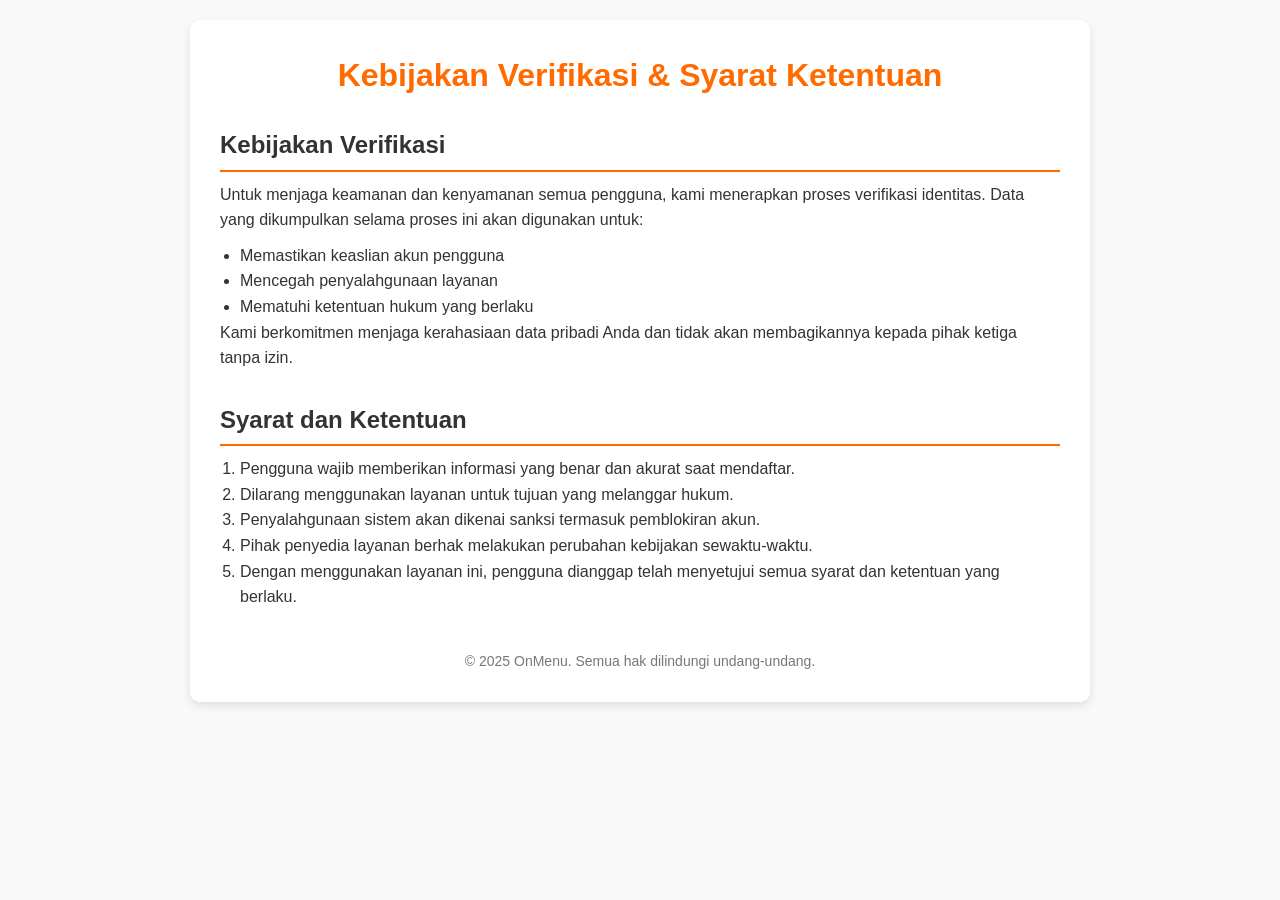
<file: kebijakan.html>
<!DOCTYPE html>
<html lang="id">
<head>
  <meta charset="UTF-8" />
  <meta name="viewport" content="width=device-width, initial-scale=1.0"/>
  <title>Kebijakan Verifikasi & Syarat Ketentuan</title>
  <style>
    * {
      margin: 0;
      padding: 0;
      box-sizing: border-box;
    }

    body {
      font-family: 'Segoe UI', Tahoma, Geneva, Verdana, sans-serif;
      background-color: #f9f9f9;
      color: #333;
      line-height: 1.6;
      padding: 20px;
    }

    .container {
      max-width: 900px;
      margin: auto;
      background: white;
      padding: 30px;
      border-radius: 10px;
      box-shadow: 0 4px 8px rgba(0, 0, 0, 0.1);
    }

    h1 {
      text-align: center;
      margin-bottom: 25px;
      color: #ff6b00;
    }

    .section {
      margin-bottom: 30px;
    }

    h2 {
      color: #333;
      margin-bottom: 10px;
      border-bottom: 2px solid #ff6b00;
      padding-bottom: 5px;
    }

    ul, ol {
      margin-left: 20px;
      margin-top: 10px;
    }

    footer {
      text-align: center;
      font-size: 14px;
      color: #777;
      margin-top: 40px;
    }
  </style>
</head>
<body>
  <div class="container">
    <h1>Kebijakan Verifikasi & Syarat Ketentuan</h1>

    <section class="section">
      <h2>Kebijakan Verifikasi</h2>
      <p>
        Untuk menjaga keamanan dan kenyamanan semua pengguna, kami menerapkan proses verifikasi identitas. Data yang dikumpulkan selama proses ini akan digunakan untuk:
      </p>
      <ul>
        <li>Memastikan keaslian akun pengguna</li>
        <li>Mencegah penyalahgunaan layanan</li>
        <li>Mematuhi ketentuan hukum yang berlaku</li>
      </ul>
      <p>
        Kami berkomitmen menjaga kerahasiaan data pribadi Anda dan tidak akan membagikannya kepada pihak ketiga tanpa izin.
      </p>
    </section>

    <section class="section">
      <h2>Syarat dan Ketentuan</h2>
      <ol>
        <li>Pengguna wajib memberikan informasi yang benar dan akurat saat mendaftar.</li>
        <li>Dilarang menggunakan layanan untuk tujuan yang melanggar hukum.</li>
        <li>Penyalahgunaan sistem akan dikenai sanksi termasuk pemblokiran akun.</li>
        <li>Pihak penyedia layanan berhak melakukan perubahan kebijakan sewaktu-waktu.</li>
        <li>Dengan menggunakan layanan ini, pengguna dianggap telah menyetujui semua syarat dan ketentuan yang berlaku.</li>
      </ol>
    </section>

    <footer>
      <p>&copy; 2025 OnMenu. Semua hak dilindungi undang-undang.</p>
    </footer>
  </div>
</body>
</html>
</file>
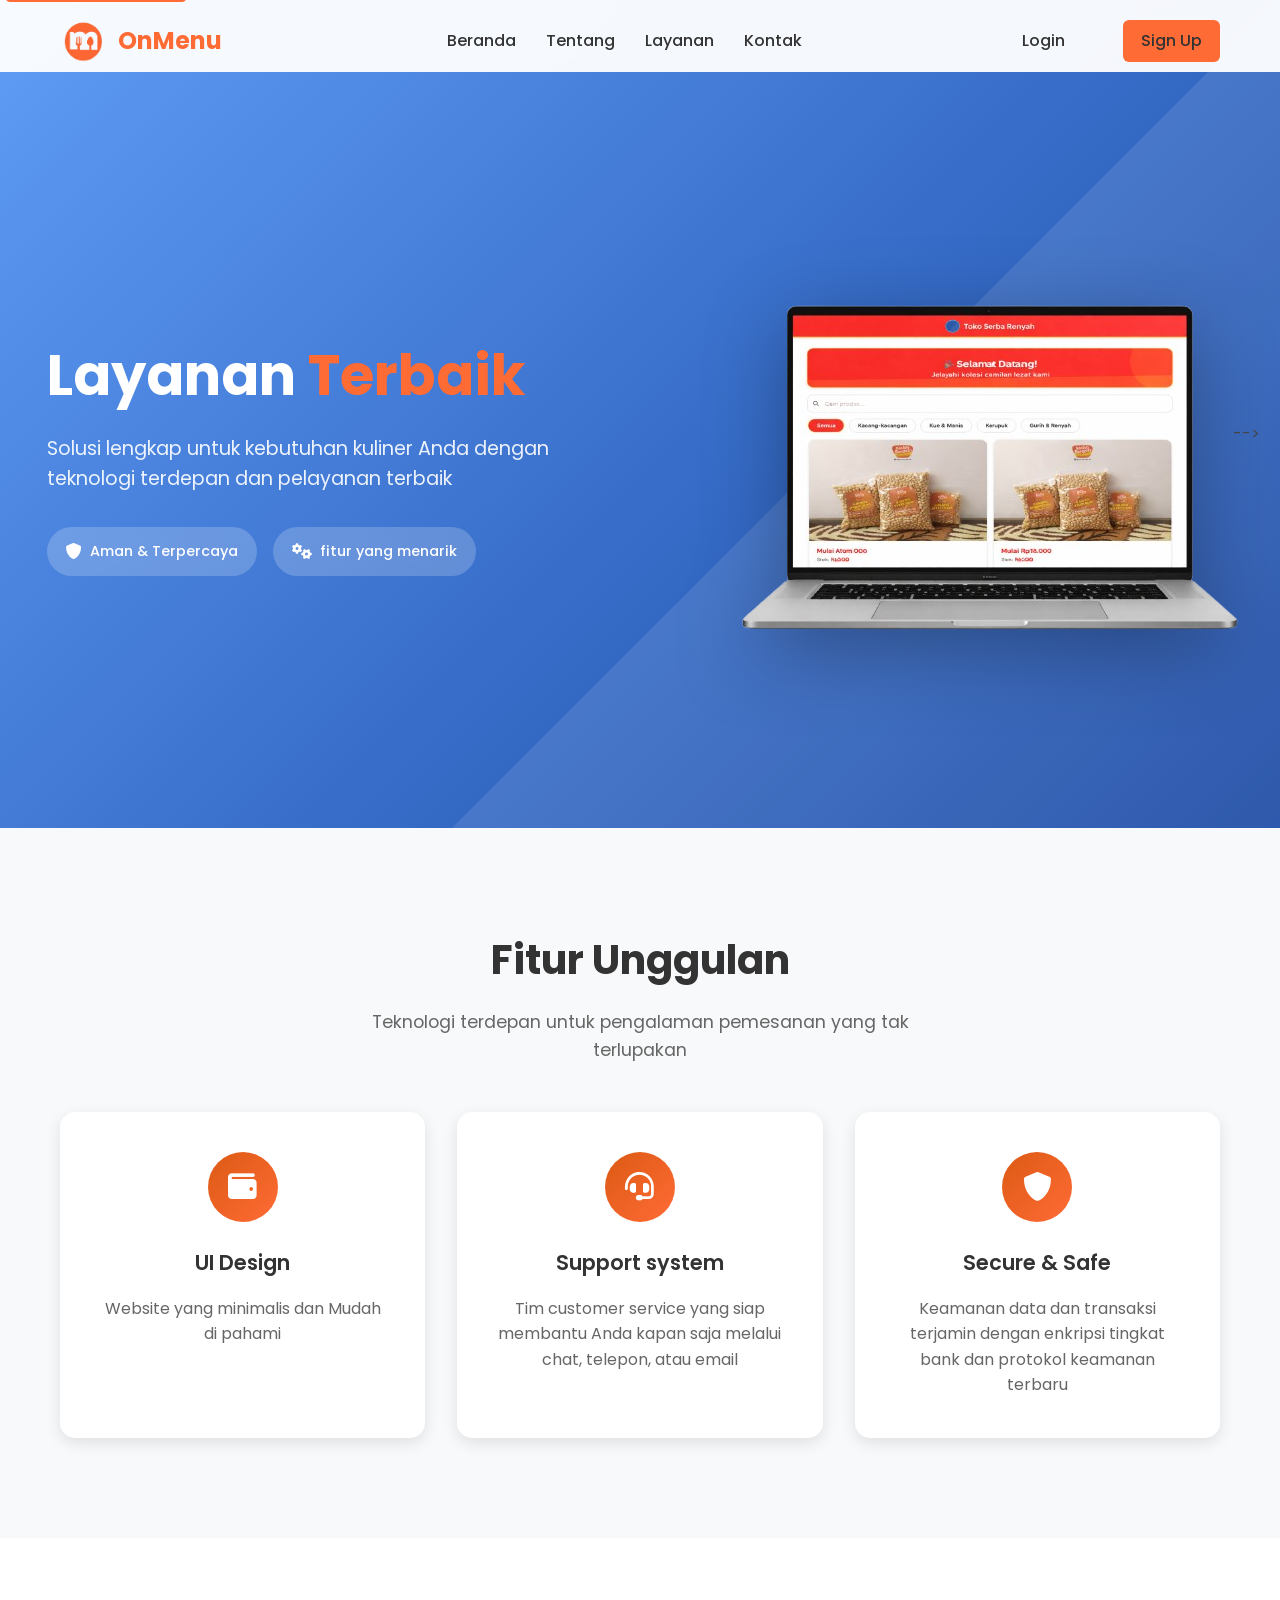
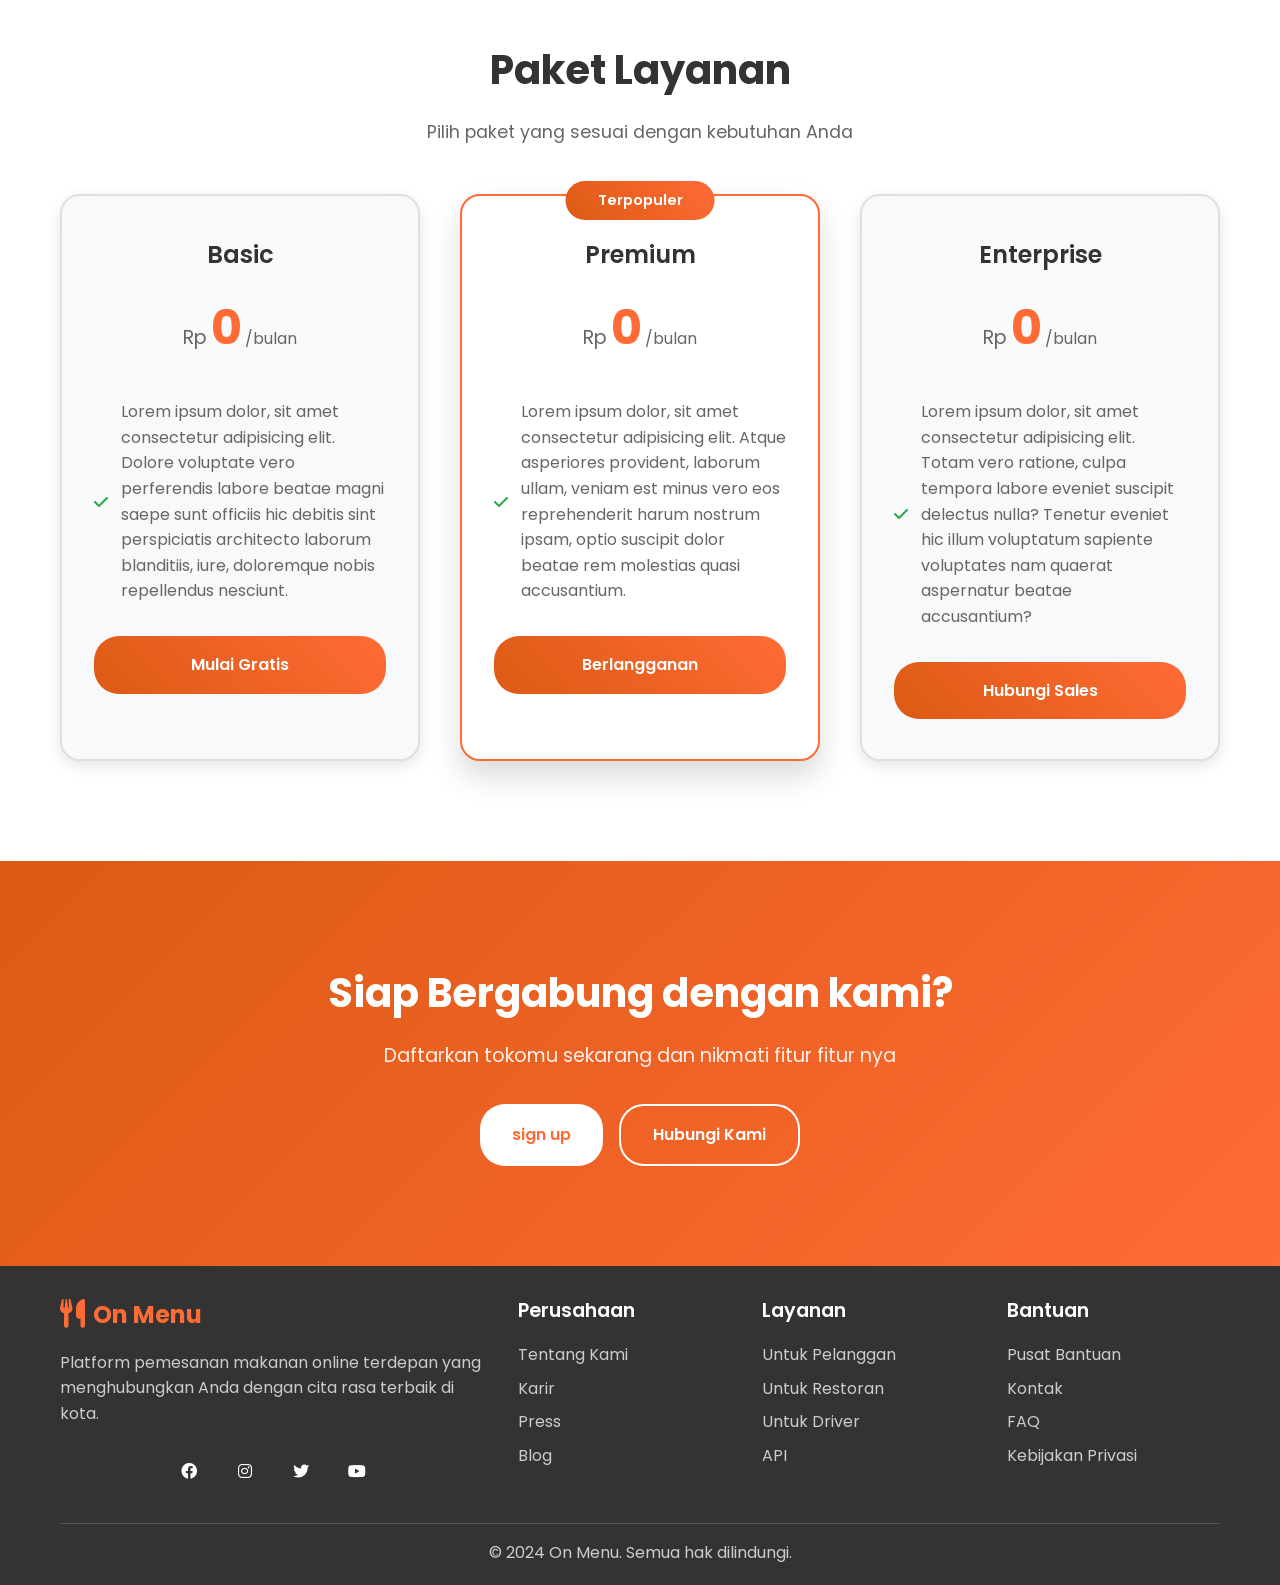
<file: services.html>
<!DOCTYPE html>
<html lang="id">
<head>
    <meta charset="UTF-8">
    <meta name="viewport" content="width=device-width, initial-scale=1.0">
    <title>Layanan Kami - OnMenu</title>
    <link rel="stylesheet" href="CSS/styles.css">
    <link href="https://fonts.googleapis.com/css2?family=Poppins:wght@300;400;500;600;700&display=swap" rel="stylesheet">
    <link rel="stylesheet" href="https://cdnjs.cloudflare.com/ajax/libs/font-awesome/6.0.0/css/all.min.css">
    
</head>
<body>
    
    <!-- Navigation -->
    <nav class="navbar">
    <div class="nav-container">
        <div class="nav-logo">
            <img class="logo-img" src="Image/logo.jpg.png" alt="">
            <span>OnMenu</span>
        </div>

        <ul class="nav-menu">
            <li><a href="index.html">Beranda</a></li>
            <li><a href="about.html">Tentang</a></li>
            <li><a href="services.html">Layanan</a></li>
            <li><a href="contact.html">Kontak</a></li>

            <!-- LOGIN & SIGN UP MASUK KE MENU -->
            <li class="nav-auth-mobile">
                <a href="../Sign Page/index.html" class="btn-login">Login</a>
            </li>
            <li class="nav-auth-mobile">
                <a href="../Sign Page/signup.html" class="btn-signup">Sign Up</a>
            </li>
        </ul>

        <div class="hamburger">
            <span></span>
            <span></span>
            <span></span>
        </div>
    </div>
</nav>


    <!-- Hero Section -->
    <section class="hero">
        <div class="hero-content">
            <div class="hero-text">
                <h1 class="hero-title">Layanan <span class="highlight">Terbaik</span></h1>
                <p class="hero-subtitle">Solusi lengkap untuk kebutuhan kuliner Anda dengan teknologi terdepan dan pelayanan terbaik</p>
                <div class="hero-features">
                    <div class="feature-badge">
                        <i class="fas fa-shield-alt"></i>
                        <span>Aman & Terpercaya</span>
                    </div>
                    <div class="feature-badge">
                        <i class="fas fa-cogs"></i>
                        <span>fitur yang menarik</span>
                        
                    </div>
                    
                </div>
                
            </div>
            <div class="hero-imagen">
            <img src="Image/image-removebg-preview (1).png" alt="Preview Laptop">
        </div>
            <!-- <div class="hero-image">
                       <!-- <div class="service-card floating">
                    <i class="fas fa-mobile-alt"></i>
                    <h3>Aplikasi Mobile</h3>
                    <p>Order mudah di mana saja</p>
                </div>
                <div class="service-card floating">
                    <i class="fas fa-store"></i>
                    <h3>Partner Restoran</h3>
                    <p>Ribuan pilihan menu</p>
                </div> -->
                <!-- <div class="service-card floating">
                    <i class="fas fa-store"></i>
                    <h3>Partner Restoran</h3>
                    <p>Ribuan pilihan menu</p>
                </div> -->
            </div> -->
        </div>
    </section>

    
    <!-- Main Services Section -->
   
            
            <!-- <div class="services-grid">
                <div class="service-item">
                    <div class="service-icon">
                        <i class="fas fa-utensils"></i>
                    </div>
                    <h3>Food Delivery</h3>
                    <p>Pesan makanan favorit Anda dari ribuan restoran partner dan nikmati pengiriman cepat langsung ke rumah atau kantor.</p>
                    <ul class="service-features">
                        <li><i class="fas fa-check"></i> Ribuan pilihan restoran</li>
                        <li><i class="fas fa-check"></i> Pengiriman dalam 30 menit</li>
                        <li><i class="fas fa-check"></i> Real-time tracking</li>
                        <li><i class="fas fa-check"></i> Pembayaran cashless</li>
                    </ul>
                    <a href="#" class="service-btn">Pelajari Lebih Lanjut</a>
                </div>

                <div class="service-item featured">
                    <div class="featured-badge">Populer</div>
                    <div class="service-icon">
                        <i class="fas fa-calendar-alt"></i>
                    </div>
                    <h3>Pre-Order</h3>
                    <p>Rencanakan makanan Anda dengan fitur pre-order. Pesan sekarang untuk diantar nanti sesuai jadwal yang Anda tentukan.</p>
                    <ul class="service-features">
                        <li><i class="fas fa-check"></i> Jadwal pengiriman fleksibel</li>
                        <li><i class="fas fa-check"></i> Reminder otomatis</li>
                        <li><i class="fas fa-check"></i> Diskon khusus pre-order</li>
                        <li><i class="fas fa-check"></i> Pembatalan mudah</li>
                    </ul>
                    <a href="#" class="service-btn">Pelajari Lebih Lanjut</a>
                </div>

                <div class="service-item">
                    <div class="service-icon">
                        <i class="fas fa-users"></i>
                    </div>
                    <h3>Group Order</h3>
                    <p>Pesan bersama teman, keluarga, atau rekan kerja dengan fitur group order yang memudahkan pembagian biaya.</p>
                    <ul class="service-features">
                        <li><i class="fas fa-check"></i> Split bill otomatis</li>
                        <li><i class="fas fa-check"></i> Koordinasi pesanan mudah</li>
                        <li><i class="fas fa-check"></i> Notifikasi grup</li>
                        <li><i class="fas fa-check"></i> Diskon group khusus</li>
                    </ul>
                    <a href="#" class="service-btn">Pelajari Lebih Lanjut</a>
                </div>
            </div> -->
        </div>
    </section>

    <!-- How It Works Section -->
    <!-- <section class="how-it-works">
        <div class="container">
            <h2 class="section-title">Cara Kerja</h2>
            <p class="section-subtitle">Empat langkah mudah untuk menikmati makanan favorit Anda</p>
            
            <div class="steps-container">
                <div class="step-item">
                    <div class="step-number">1</div>
                    <div class="step-content">
                        <div class="step-icon">
                            <i class="fas fa-search"></i>
                        </div>
                        <h3>Pilih Restoran</h3>
                        <p>Jelajahi ribuan restoran partner kami dan temukan makanan favorit Anda dengan mudah</p>
                    </div>
                </div>

                <div class="step-item">
                    <div class="step-number">2</div>
                    <div class="step-content">
                        <div class="step-icon">
                            <i class="fas fa-shopping-cart"></i>
                        </div>
                        <h3>Tambah ke Keranjang</h3>
                        <p>Pilih menu yang diinginkan, sesuaikan porsi dan catatan khusus, lalu tambahkan ke keranjang</p>
                    </div>
                </div>

                <div class="step-item">
                    <div class="step-number">3</div>
                    <div class="step-content">
                        <div class="step-icon">
                            <i class="fas fa-credit-card"></i>
                        </div>
                        <h3>Lakukan Pembayaran</h3>
                        <p>Pilih metode pembayaran favorit Anda dan selesaikan transaksi dengan aman</p>
                    </div>
                </div>

                <div class="step-item">
                    <div class="step-number">4</div>
                    <div class="step-content">
                        <div class="step-icon">
                            <i class="fas fa-motorcycle"></i>
                        </div>
                        <h3>Terima Pesanan</h3>
                        <p>Pantau status pengiriman secara real-time dan terima pesanan Anda dengan cepat</p>
                    </div>
                </div>
            </div>
        </div>
    </section> -->

    <!-- Features Section -->
    <section class="features-section">
        <div class="container">
            <h2 class="section-title">Fitur Unggulan</h2>
            <p class="section-subtitle">Teknologi terdepan untuk pengalaman pemesanan yang tak terlupakan</p>
            
            <div class="features-grid">
                

                <div class="feature-card">
                    <div class="feature-icon">
                        <i class="fas fa-wallet"></i>
                    </div>
                    <h3>UI Design</h3>
                    <p>Website yang minimalis dan Mudah di pahami</p>
                </div>
<!-- 
                <div class="feature-card">
                    <div class="feature-icon">
                        <i class="fas fa-star"></i>
                    </div>
                    <h3>Rating & Review</h3>
                    <p>Sistem rating dan review yang membantu Anda memilih restoran dan menu terbaik</p>
                </div> -->

                <div class="feature-card">
                    <div class="feature-icon">
                        <i class="fas fa-headset"></i>
                    </div>
                    <h3>Support system</h3>
                    <p>Tim customer service yang siap membantu Anda kapan saja melalui chat, telepon, atau email</p>
                </div>

                <div class="feature-card">
                    <div class="feature-icon">
                        <i class="fas fa-shield-alt"></i>
                    </div>
                    <h3>Secure & Safe</h3>
                    <p>Keamanan data dan transaksi terjamin dengan enkripsi tingkat bank dan protokol keamanan terbaru</p>
                </div>
            </div>
        </div>
    </section>

    <!-- Pricing Section -->
    <section class="pricing-section">
        <div class="container">
            <h2 class="section-title">Paket Layanan</h2>
            <p class="section-subtitle">Pilih paket yang sesuai dengan kebutuhan Anda</p>
            
            <div class="pricing-grid">
                <div class="pricing-card">
                    <div class="pricing-header">
                        <h3>Basic</h3>
                        <div class="price">
                            <span class="currency">Rp</span>
                            <span class="amount">0</span>
                            <span class="period">/bulan</span>
                        </div>
                    </div>
                    <ul class="pricing-features">
                        <li><i class="fas fa-check"></i><p>Lorem ipsum dolor, sit amet consectetur adipisicing elit. Dolore voluptate vero perferendis labore beatae magni saepe sunt officiis hic debitis sint perspiciatis architecto laborum blanditiis, iure, doloremque nobis repellendus nesciunt.</p></li>
                    </ul>
                    <a href="#" class="pricing-btn">Mulai Gratis</a>
                </div>

                <div class="pricing-card featured">
                    <div class="popular-badge">Terpopuler</div>
                    <div class="pricing-header">
                        <h3>Premium</h3>
                        <div class="price">
                            <span class="currency">Rp</span>
                            <span class="amount">0</span>
                            <span class="period">/bulan</span>
                        </div>
                    </div>
                    <ul class="pricing-features">
                        <li><i class="fas fa-check"></i>
                            <p>Lorem ipsum dolor, sit amet consectetur adipisicing elit. Atque asperiores provident, laborum ullam, veniam est minus vero eos reprehenderit harum nostrum ipsam, optio suscipit dolor beatae rem molestias quasi accusantium.   </p>
                        </li>
                    </ul>
                    <a href="#" class="pricing-btn">Berlangganan</a>
                </div>

                <div class="pricing-card">
                    <div class="pricing-header">
                        <h3>Enterprise</h3>
                        <div class="price">
                            <span class="currency">Rp</span>
                            <span class="amount">0</span>
                            <span class="period">/bulan</span>
                        </div>
                    </div>
                    <ul class="pricing-features">
                        <li><i class="fas fa-check"></i><p>Lorem ipsum dolor, sit amet consectetur adipisicing elit. Totam vero ratione, culpa tempora labore eveniet suscipit delectus nulla? Tenetur eveniet hic illum voluptatum sapiente voluptates nam quaerat aspernatur beatae accusantium?</p></li>
                    </ul>
                    <a href="#" class="pricing-btn">Hubungi Sales</a>
                </div>
            </div>
        </div>
    </section>

    <!-- CTA Section -->
    <section class="cta">
        <div class="container">
            <div class="cta-content">
                <h2>Siap Bergabung dengan kami?</h2>
                <p>Daftarkan tokomu sekarang dan nikmati fitur fitur nya</p>
                <div class="cta-buttons">
                    <a href="../Sign Page/signup.html" class="btn btn-primary">sign up</a>
                    <a href="contact.html" class="btn btn-secondary">Hubungi Kami</a>
                </div>
            </div>
        </div>
    </section>

  
 <footer class="footer">
        <div class="container">
            <div class="footer-content">
                <div class="footer-section">
                    <div class="footer-logo">
                        <i class="fas fa-utensils"></i>
                        <span>On Menu</span>
                    </div>
                    <p>Platform pemesanan makanan online terdepan yang menghubungkan Anda dengan cita rasa terbaik di kota.</p>
                    <div class="social-links">
                        <a href="#"><i class="fab fa-facebook"></i></a>
                        <a href="#"><i class="fab fa-instagram"></i></a>
                        <a href="#"><i class="fab fa-twitter"></i></a>
                        <a href="#"><i class="fab fa-youtube"></i></a>
                    </div>
                </div>
                <div class="footer-section">
                    <h3>Perusahaan</h3>
                    <ul>
                        <li><a href="about-responsive.html">Tentang Kami</a></li>
                        <li><a href="#">Karir</a></li>
                        <li><a href="#">Press</a></li>
                        <li><a href="#">Blog</a></li>
                    </ul>
                </div>
                <div class="footer-section">
                    <h3>Layanan</h3>
                    <ul>
                        <li><a href="services-responsive.html">Untuk Pelanggan</a></li>
                        <li><a href="#">Untuk Restoran</a></li>
                        <li><a href="#">Untuk Driver</a></li>
                        <li><a href="#">API</a></li>
                    </ul>
                </div>
                <div class="footer-section">
                    <h3>Bantuan</h3>
                    <ul>
                        <li><a href="#">Pusat Bantuan</a></li>
                        <li><a href="contact-responsive.html">Kontak</a></li>
                        <li><a href="#">FAQ</a></li>
                        <li><a href="#">Kebijakan Privasi</a></li>
                    </ul>
                </div>
            </div>
            <div class="footer-bottom">
                <p>&copy; 2024 On Menu. Semua hak dilindungi.</p>
            </div>
        </div>
    </footer>
    <script src="JS/script.js"></script>
</body>
</html>
</file>
<file: CSS/styles.css>
/* ===== GLOBAL STYLES ===== */

:root {
  --nav-height: 72px;
}

* {
    margin: 0;
    padding: 0;
    box-sizing: border-box;
    
}

body {
    font-family: 'Poppins', sans-serif;
    line-height: 1.6;
    color: #333;
    overflow-x: hidden;

    min-height: 100vh;
    display: flex;
    flex-direction: column;
}

.container {
    max-width: 1200px;
    margin: 0 auto;
    padding: 0 20px;
}

/* ===== NAVIGATION ===== */
.navbar {
    position: fixed;
    top: 0;
    width: 100%;
    background: rgba(255, 255, 255, 0.95);
    backdrop-filter: blur(10px);
    z-index: 1000;
    padding: 1rem 0;
    transition: all 0.3s ease;
     height: var(--nav-height);
}

.nav-container {
    max-width: 1200px;
    margin: 0 auto;
    padding: 0 20px;
    display: flex;
    align-items: center;
}

.nav-logo {
    display: flex;
    align-items: center;
    gap: 0.5rem;
    font-size: 1.5rem;
    font-weight: 700;
    color: #ff6b35;
    flex: 1;
}

.logo-img {
    width: 50px;
    height: 50px;
}

.nav-menu {
    display: flex;
    list-style: none;
    gap: 2rem;
    flex: 2;
    justify-content: center;
    align-items: center;
}

.nav-menu a {
    text-decoration: none;
    color: #333;
    font-weight: 500;
    transition: color 0.3s ease;
    position: relative;
}
.nav-menu li {
    display: flex;
    align-items: center;
}
/* hanya LOGIN yang ke kanan */
.nav-menu .nav-auth-mobile:first-of-type {
    margin-left: auto;
}

/* login & signup sejajar */
.nav-auth-mobile {
    display: flex;
    align-items: center;
}

/* jarak login - signup */
/* LOGIN (item ke-5) mendorong ke kanan */
.nav-menu li:nth-child(5) {
    margin-left: auto;
}

/* Login & Signup tetap sejajar */
.nav-auth-mobile {
    display: flex;
    align-items: center;
}

/* Jarak Login - Sign Up */
.nav-menu li:nth-child(6) {
    margin-left: 12px;
}


/* ===== AUTH BUTTON (LOGIN & SIGN UP) ===== */
.btn-login {
    text-decoration: none;
    color: #ff6b35;
    font-weight: 500;
    padding: 8px 16px;
    border-radius: 6px;
    transition: all 0.3s ease;
}

.btn-login:hover {
    background: rgba(255, 107, 53, 0.1);
}

.btn-signup {
    text-decoration: none;
    padding: 8px 18px;
    background: #FF6B35;
    color: #fff;
    border-radius: 6px;
    font-weight: 500;
    transition: all 0.3s ease;
}

.btn-signup:hover {
    background: #e55a2b;
    box-shadow: 0 5px 15px rgba(229, 90, 43, 0.3);
}


.nav-menu a:hover,
.nav-menu a.active {
    color: #ff6b35;
}

.nav-menu a.active::after {
    content: '';
    position: absolute;
    bottom: -5px;
    left: 0;
    width: 100%;
    height: 2px;
    background: #ff6b35;
}

.hamburger {
    display: none;
    flex-direction: column;
    cursor: pointer;
    z-index: 1001;
}

.hamburger span {
    width: 25px;
    height: 3px;
    background: #333;
    margin: 3px 0;
    transition: 0.3s;
}

.hamburger.active span:nth-child(1) {
    transform: rotate(-45deg) translate(-5px, 6px);
}

.hamburger.active span:nth-child(2) {
    opacity: 0;
}

.hamburger.active span:nth-child(3) {
    transform: rotate(45deg) translate(-5px, -6px);
}

/* ===== HERO SECTION ===== */
.hero {
     min-height: calc(100vh - var(--nav-height));
    background: linear-gradient(135deg, rgb(95, 157, 247) 0%, rgb(23, 70, 162) 100%);
    display: flex;  
    align-items: center;
    position: relative;
    overflow: hidden;
    padding: 120px 20px 80px;
   
}

.hero::before {
    content: '';
    position: absolute;
    top: 0;
    left: 0;
    right: 0;
    bottom: 0;
    background: url('data:image/svg+xml,<svg xmlns="http://www.w3.org/2000/svg" viewBox="0 0 1000 1000"><polygon fill="rgba(255,255,255,0.1)" points="0,1000 1000,0 1000,1000"/></svg>');
    background-size: cover;
}

.hero-content {
    max-width: 1200px;
    margin: 0 auto;
    padding: 0 20px;
    display: grid;
    grid-template-columns: 1fr 1fr;
    gap: 4rem;
    align-items: center;
    position: relative;
    z-index: 2;
}
.hero-image {
    display: flex;
    justify-content: flex-end;
    align-items: center;
}

.hero-image img {
    width: 120%;
    max-width: 700px;
    height: auto;
    filter: drop-shadow(0 20px 40px rgba(0,0,0,0.3));
    transform: translateX(90px) translateY(-45px); /* ➡️ kanan + ⬆️ atas */
}
.hero-images {
    display: flex;
    justify-content: flex-end;
    align-items: center;
}

.hero-images img {
    width: 120%;
    max-width: 700px;
    height: auto;
    filter: drop-shadow(0 20px 40px rgba(0,0,0,0.3));
    transform: translateX(90px) translateY(10px); /* ➡️ kanan + ⬆️ atas */
}
.hero-imagen {
    display: flex;
    justify-content: flex-end;
    align-items: center;
}

.hero-imagen img {
    width: 120%;
    max-width: 700px;
    height: auto;
    filter: drop-shadow(0 20px 40px rgba(0,0,0,0.3));
    transform: translateX(90px) translateY(30px); /* ➡️ kanan + ⬆️ atas */
}

.hero-title {
    font-size: 3.5rem;
    font-weight: 700;
    padding-top: 50px;
    color: white;
    line-height: 1.2;
    margin-bottom: 1.5rem; /* ⬅️ jarak ke subtitle */
}

.hero-subtitle {
    font-size: 1.2rem;
    color: rgba(255, 255, 255, 0.9);
    line-height: 1.6;
    margin-bottom: 2rem; /* ⬅️ jarak ke button */
}

.hero-buttons {
    display: flex;
    gap: 1rem;
    margin-bottom: 2.5rem; /* ⬅️ jarak ke statistik */
    flex-wrap: wrap;
}


.highlight {
    color: rgb(255, 115, 29);
}


.hero-stats {
    display: flex;
    gap: 2rem;
    margin-top: 2rem;
}

.stat-item {
    text-align: center;
}

.stat-number {
    display: block;
    font-size: 2.5rem;
    font-weight: 700;
    color: #ff6b35;
}

.stat-label {
    font-size: 0.9rem;
    color: rgba(255, 255, 255, 0.8);
}

.hero-image {
    position: relative;
    height: 400px;
}


.floating-card {
    position: absolute;
    background: white;
    padding: 1.5rem;
    border-radius: 15px;
    box-shadow: 0 10px 30px rgba(0, 0, 0, 0.2);
    display: flex;
    flex-direction: column;
    align-items: center;
    text-align: center;
    animation: float 3s ease-in-out infinite;
}

.floating-card i {
    font-size: 2rem;
    color: #ff6b35;
    margin-bottom: 0.5rem;
}

.floating-card span {
    font-weight: 600;
    color: #333;
}

.card-1 {
    top: 60px;
    left: 12%;
    animation-delay: 0s;
}

.card-2 {
    top: 50%;
    right: 700%;
    animation-delay: 1s;
}

.card-3 {
    bottom: 40%;
    left: 10%;
    animation-delay: 2s;
}

.card-4 {
    top: 10px;
    right: 1%;
    animation-delay: 1.5s;
}

@keyframes float {
    0%, 100% { transform: translateY(0px); }
    50% { transform: translateY(-20px); }
}

/* ===== FEATURES SECTION ===== */
.features {
    padding: 100px 0;
    background: #f8f9fa;
}

.features-grid {
    display: grid;
    grid-template-columns: repeat(auto-fit, minmax(300px, 1fr));
    gap: 2rem;
    margin-top: 3rem;
}

.feature-card {
    background: white;
    padding: 2.5rem;
    border-radius: 15px;
    text-align: center;
    box-shadow: 0 5px 15px rgba(0, 0, 0, 0.1);
    transition: transform 0.3s ease;
}

.feature-card:hover {
    transform: translateY(-10px);
}

.feature-icon {
    width: 70px;
    height: 70px;
    background: linear-gradient(135deg,  rgb(220, 90, 20), #ff6b35);
    border-radius: 50%;
    display: flex;
    align-items: center;
    justify-content: center;
    margin: 0 auto 1.5rem;
    color: white;
    font-size: 1.8rem;
}

.feature-card h3 {
    font-size: 1.3rem;
    font-weight: 600;
    color: #333;
    margin-bottom: 1rem;
}

.feature-card p {
    color: #666;
    line-height: 1.6;
}

/* ===== POPULAR CATEGORIES SECTION ===== */
.popular-categories {
    padding: 100px 0;
    background: white;
}

.categories-grid {
    display: grid;
    grid-template-columns: repeat(auto-fit, minmax(250px, 1fr));
    gap: 2rem;
    margin-top: 3rem;
}

.category-card {
    background: #f8f9fa;
    padding: 2rem;
    border-radius: 15px;
    text-align: center;
    transition: transform 0.3s ease;
}

.category-card:hover {
    transform: translateY(-10px);
}

.category-image {
    width: 80px;
    height: 80px;
    background: linear-gradient(135deg, rgb(220, 90, 20), #ff6b35);
    border-radius: 50%;
    display: flex;
    align-items: center;
    justify-content: center;
    margin: 0 auto 1.5rem;
    color: white;
    font-size: 2rem;
}

.category-card h3 {
    font-size: 1.3rem;
    font-weight: 600;
    color: #333;
    margin-bottom: 1rem;
}

.category-card p {
    color: #666;
    margin-bottom: 1rem;
}

.restaurant-count {
    color: #ff6b35;
    font-weight: 500;
    font-size: 0.9rem;
}

/* ===== TESTIMONIALS SECTION ===== */
.testimonials {
    padding: 100px 0;
    background: #f8f9fa;
}

.testimonials-grid {
    display: grid;
    grid-template-columns: repeat(auto-fit, minmax(300px, 1fr));
    gap: 2rem;
    margin-top: 3rem;
}

.testimonial-card {
    background: white;
    padding: 2rem;
    border-radius: 15px;
    box-shadow: 0 5px 15px rgba(0, 0, 0, 0.1);
}

.testimonial-content {
    margin-bottom: 1.5rem;
}

.stars {
    color: #ffc107;
    margin-bottom: 1rem;
}

.testimonial-content p {
    color: #666;
    line-height: 1.6;
    font-style: italic;
}

.testimonial-author {
    display: flex;
    align-items: center;
    gap: 1rem;
}

.author-avatar {
    width: 50px;
    height: 50px;
    background: linear-gradient(135deg, rgb(95, 157, 247), rgb(23, 70, 162));
    border-radius: 50%;
    display: flex;
    align-items: center;
    justify-content: center;
    color: white;
    font-size: 1.2rem;
}

.author-info h4 {
    font-weight: 600;
    color: #333;
    margin-bottom: 0.2rem;
}

.author-info span {
    color: #666;
    font-size: 0.9rem;
}

/* ===== DOWNLOAD APP SECTION ===== */
.download-app {
    padding: 100px 0;
    background: white;
}

.download-content {
    display: grid;
    grid-template-columns: 1fr 1fr;
    gap: 4rem;
    align-items: center;
}

.download-text h2 {
    font-size: 2.5rem;
    font-weight: 700;
    color: #333;
    margin-bottom: 1.5rem;
}

.download-text p {
    color: #666;
    line-height: 1.6;
    margin-bottom: 2rem;
}

.app-features {
    display: flex;
    flex-direction: column;
    gap: 1rem;
    margin-bottom: 2rem;
}

.app-feature {
    display: flex;
    align-items: center;
    gap: 1rem;
}

.app-feature i {
    color: #ff6b35;
    font-size: 1rem;
}

.download-buttons {
    display: flex;
    gap: 1rem;
    flex-wrap: wrap;
}

.download-btn {
    display: flex;
    align-items: center;
    gap: 1rem;
    background: #333;
    color: white;
    padding: 1rem 1.5rem;
    border-radius: 10px;
    text-decoration: none;
    transition: background 0.3s ease;
}

.download-btn:hover {
    background: #ff6b35;
}

.download-btn i {
    font-size: 1.5rem;
}

.download-btn div {
    display: flex;
    flex-direction: column;
    align-items: flex-start;
}

.download-btn span {
    font-size: 0.8rem;
}

.download-btn strong {
    font-size: 1rem;
}

.download-image {
    display: flex;
    justify-content: center;
    align-items: center;
}

.phone-mockup {
    width: 200px;
    height: 400px;
    background: #333;
    border-radius: 30px;
    padding: 20px;
    display: flex;
    align-items: center;
    justify-content: center;
}

.phone-screen {
    width: 100%;
    height: 100%;
    background: linear-gradient(135deg, rgb(220, 90, 20), #ff6b35);
    border-radius: 20px;
    display: flex;
    flex-direction: column;
    align-items: center;
    justify-content: center;
    color: white;
    text-align: center;
}

.phone-screen i {
    font-size: 3rem;
    margin-bottom: 1rem;
}

.phone-screen p {
    font-weight: 600;
}

/* ===== STORY SECTION ===== */
.story {
    padding: 100px 0;
    background: #f8f9fa;
}

.story-content {
    display: grid;
    grid-template-columns: 1fr 1fr;
    gap: 4rem;
    align-items: center;
}

.story-text h2 {
    font-size: 2.5rem;
    font-weight: 700;
    color: #333;
    margin-bottom: 1.5rem;
}

.story-text p {
    font-size: 1.1rem;
    color: #666;
    margin-bottom: 1.5rem;
    line-height: 1.8;
}

.story-features {
    display: flex;
    flex-direction: column;
    gap: 1rem;
    margin-top: 2rem;
}

.feature-item {
    display: flex;
    align-items: center;
    gap: 1rem;
}

.feature-item i {
    color: #ff6b35;
    font-size: 1.2rem;
}

.feature-item span {
    font-weight: 500;
    color: #333;
}

.story-image {
    display: flex;
    justify-content: center;
    align-items: center;
}

.image-placeholder {
    width: 300px;
    height: 300px;
    background: linear-gradient(135deg, #DC5A14, #ff6b35);
    border-radius: 20px;
    display: flex;
    flex-direction: column;
    justify-content: center;
    align-items: center;
    color: white;
    text-align: center;
}

.image-placeholder i {
    font-size: 4rem;
    margin-bottom: 1rem;
}

.image-placeholder p {
    font-size: 1.2rem;
    font-weight: 600;
}

/* ===== SECTION TITLES ===== */
.section-title {
    font-size: 2.5rem;
    font-weight: 700;
    text-align: center;
    color: #333;
    margin-bottom: 1rem;
}

.section-subtitle {
    font-size: 1.1rem;
    text-align: center;
    color: #666;
    margin-bottom: 3rem;
    max-width: 600px;
    margin-left: auto;
    margin-right: auto;
}

/* ===== VISION MISSION SECTION ===== */
.vision-mission {
    padding: 100px 0;
    background: white;
}

.vm-grid {
    display: grid;
    grid-template-columns: 1fr 1fr;
    gap: 3rem;
    margin-top: 3rem;
}

.vm-card {
    background: #f8f9fa;
    padding: 3rem;
    border-radius: 20px;
    text-align: center;
    position: relative;
    overflow: hidden;
}

.vm-card::before {
    content: '';
    position: absolute;
    top: 0;
    left: 0;
    right: 0;
    height: 4px;
}

.vision-card::before {
    background: linear-gradient(45deg, rgb(95, 157, 247), rgb(23, 70, 162));
}

.mission-card::before {
    background: linear-gradient(45deg, #DC5A14, #ff6b35);
}

.vm-icon {
    width: 80px;
    height: 80px;
    margin: 0 auto 2rem;
    border-radius: 50%;
    display: flex;
    align-items: center;
    justify-content: center;
    font-size: 2rem;
    color: white;
}

.vision-card .vm-icon {
    background: linear-gradient(135deg, rgb(95, 157, 247), rgb(23, 70, 162));
}

.mission-card .vm-icon {
    background: linear-gradient(135deg, #DC5A14, #ff6b35);
}

.vm-card h3 {
    font-size: 1.8rem;
    font-weight: 600;
    color: #333;
    margin-bottom: 1.5rem;
}

.vm-card p {
    color: #666;
    line-height: 1.8;
    font-size: 1.1rem;
}

.vm-card ul {
    list-style: none;
    text-align: left;
}

.vm-card li {
    color: #666;
    margin-bottom: 0.8rem;
    position: relative;
    padding-left: 1.5rem;
}

.vm-card li::before {
    content: '✓';
    position: absolute;
    left: 0;
    color: #ff6b35;
    font-weight: bold;
}

/* ===== VALUES SECTION ===== */
.values {
    padding: 100px 0;
    background: #f8f9fa;
}

.values-grid {
    display: grid;
    grid-template-columns: repeat(auto-fit, minmax(250px, 1fr));
    gap: 2rem;
    margin-top: 3rem;
}

.value-card {
    background: white;
    padding: 2.5rem;
    border-radius: 15px;
    text-align: center;
    box-shadow: 0 5px 15px rgba(0, 0, 0, 0.1);
    transition: transform 0.3s ease;
}

.value-card:hover {
    transform: translateY(-10px);
}

.value-icon {
    width: 70px;
    height: 70px;
    background: linear-gradient(135deg, #ff6b35, #f7931e);
    border-radius: 50%;
    display: flex;
    align-items: center;
    justify-content: center;
    margin: 0 auto 1.5rem;
    color: white;
    font-size: 1.8rem;
}

.value-card h3 {
    font-size: 1.3rem;
    font-weight: 600;
    color: #333;
    margin-bottom: 1rem;
}

.value-card p {
    color: #666;
    line-height: 1.6;
}

/* ===== TEAM SECTION ===== */
.team {
    padding: 100px 0;
    background: white;
}

.team-grid {
    display: grid;
    grid-template-columns: repeat(auto-fit, minmax(300px, 1fr));
    gap: 2rem;
    margin-top: 3rem;
}

.team-card {
    background: #f8f9fa;
    padding: 2.5rem;
    border-radius: 20px;
    text-align: center;
    transition: transform 0.3s ease;
}

.team-card:hover {
    transform: translateY(-10px);
}

.team-image {
    margin-bottom: 1.5rem;
}

.avatar {
    width: 100px;
    height: 100px;
    background: linear-gradient(135deg,  rgb(95, 157, 247), rgb(23, 70, 162));
    border-radius: 50%;
    display: flex;
    align-items: center;
    justify-content: center;
    margin: 0 auto;
    color: white;
    font-size: 2.5rem;
}

.team-card h3 {
    font-size: 1.3rem;
    font-weight: 600;
    color: #333;
    margin-bottom: 0.5rem;
}

.position {
    color: #ff6b35;
    font-weight: 500;
    margin-bottom: 1rem;
}

.description {
    color: #666;
    line-height: 1.6;
    margin-bottom: 1.5rem;
}

.social-links {
    display: flex;
    justify-content: center;
    gap: 1rem;
}

.social-links a {
    width: 40px;
    height: 40px;
    background: #333;
    color: white;
    border-radius: 50%;
    display: flex;
    align-items: center;
    justify-content: center;
    text-decoration: none;
    transition: background 0.3s ease;
}

.social-links a:hover {
    background: #ff6b35;
}

/* ===== CTA SECTION ===== */
.cta {
    padding: 100px 0;
    background: linear-gradient(135deg,  #DC5A14, #ff6b35);
    text-align: center;
}

.cta-content h2 {
    font-size: 2.5rem;
    font-weight: 700;
    color: white;
    margin-bottom: 1rem;
}

.cta-content p {
    font-size: 1.2rem;
    color: rgba(255, 255, 255, 0.9);
    margin-bottom: 2rem;
}

.cta-buttons {
    display: flex;
    gap: 1rem;
    justify-content: center;
    flex-wrap: wrap;
}

.btn {
    padding: 1rem 2rem;
    border-radius: 25px;
    text-decoration: none;
    font-weight: 600;
    transition: all 0.3s ease;
    display: inline-flex;
    align-items: center;
    gap: 0.5rem;
}

.btn-primary {
    background: white;
    color: #ff6b35;
}

.btn-primary:hover {
    background: #f0f0f0;
    transform: translateY(-2px);
}

.btn-secondary {
    background: transparent;
    color: white;
    border: 2px solid white;
}

.btn-secondary:hover {
    background: white;
    color: #ff6b35;
    transform: translateY(-2px);
}

/* ===== FOOTER ===== */
.footer {
    background: #333;
    color: white;
    padding: 30px 0 20px;
    margin-top: auto;
    
}

.footer-content {
    display: grid;
    grid-template-columns: 2fr 1fr 1fr 1fr;
    gap: 2rem;
    margin-bottom: 2rem;
}

.footer-logo {
    display: flex;
    align-items: center;
    gap: 0.5rem;
    font-size: 1.5rem;
    font-weight: 700;
    color: #ff6b35;
    margin-bottom: 1rem;
}

.footer-logo i {
    font-size: 1.8rem;
}

.footer-section p {
    color: #ccc;
    line-height: 1.6;
    margin-bottom: 1.5rem;
}

.footer-section h3 {
    font-size: 1.2rem;
    font-weight: 600;
    margin-bottom: 1rem;
    color: white;
}

.footer-section ul {
    list-style: none;
}

.footer-section ul li {
    margin-bottom: 0.5rem;
}

.footer-section ul li a {
    color: #ccc;
    text-decoration: none;
    transition: color 0.3s ease;
}

.footer-section ul li a:hover {
    color: #ff6b35;
}

.footer-section .social-links {
    display: flex;
    gap: 1rem;
    margin-top: 1rem;
}

.footer-bottom {
    border-top: 1px solid #555;
    padding-top: 1rem;
    text-align: center;
    color: #ccc;
}

/* ===== SERVICES PAGE STYLES ===== */

/* Services Hero Section */
.services-hero {
    min-height: 100vh;
    background: linear-gradient(135deg,  #DC5A14, #ff6b35 100%);
    display: flex;
    align-items: center;
    position: relative;
    overflow: hidden;
}

.services-hero::before {
    content: '';
    position: absolute;
    top: 0;
    left: 0;
    right: 0;
    bottom: 0;
    background: url('data:image/svg+xml,<svg xmlns="http://www.w3.org/2000/svg" viewBox="0 0 1000 1000"><polygon fill="rgba(255,255,255,0.1)" points="0,1000 1000,0 1000,1000"/></svg>');
    background-size: cover;
}

.services-hero .hero-content {
    max-width: 1200px;
    margin: 0 auto;
    padding: 0 20px;
    display: grid;
    grid-template-columns: 1fr 1fr;
    gap: 4rem;
    align-items: center;
    position: relative;
    z-index: 2;
}

.hero-features {
    display: flex;
    gap: 1rem;
    margin-top: 2rem;
    flex-wrap: wrap;
}

.feature-badge {
    display: flex;
    align-items: center;
    gap: 0.5rem;
    background: rgba(255, 255, 255, 0.2);
    padding: 0.8rem 1.2rem;
    border-radius: 25px;
    color: white;
    font-size: 0.9rem;
    font-weight: 500;
    backdrop-filter: blur(10px);
}

.feature-badge i {
    font-size: 1rem;
}

.service-card {
    background: white;
    padding: 2rem;
    border-radius: 15px;
    text-align: center;
    box-shadow: 0 10px 30px rgba(0, 0, 0, 0.2);
    position: absolute;
    animation: float 3s ease-in-out infinite;
}

.service-card.floating:nth-child(1) {
    top: 10%;
    left: 10%;
    animation-delay: 0s;
}

.service-card.floating:nth-child(2) {
    top: 40%;
    right: 5%;
    animation-delay: 1s;
}

.service-card.floating:nth-child(3) {
    bottom: 15%;
    left: 25%;
    animation-delay: 2s;
}

.service-card i {
    font-size: 2rem;
    color: #ff6b35;
    margin-bottom: 1rem;
}

.service-card h3 {
    font-size: 1.2rem;
    font-weight: 600;
    color: #333;
    margin-bottom: 0.5rem;
}

.service-card p {
    color: #666;
    font-size: 0.9rem;
}

/* Main Services Section */
.main-services {
    padding: 100px 0;
    background: #f8f9fa;
}

.services-grid {
    display: grid;
    grid-template-columns: repeat(auto-fit, minmax(350px, 1fr));
    gap: 2rem;
    margin-top: 3rem;
}

.service-item {
    background: white;
    padding: 3rem;
    border-radius: 20px;
    box-shadow: 0 10px 30px rgba(0, 0, 0, 0.1);
    transition: all 0.3s ease;
    position: relative;
    overflow: hidden;
}

.service-item::before {
    content: '';
    position: absolute;
    top: 0;
    left: 0;
    right: 0;
    height: 4px;
    background: linear-gradient(45deg,  #DC5A14, #ff6b35);
}

.service-item.featured {
    transform: scale(1.05);
    border: 2px solid #ff6b35;
}

.service-item:hover {
    transform: translateY(-10px);
    box-shadow: 0 20px 40px rgba(0, 0, 0, 0.15);
}

.featured-badge {
    position: absolute;
    top: 20px;
    right: 20px;
    background: linear-gradient(45deg,  #DC5A14, #ff6b35);
    color: white;
    padding: 0.5rem 1rem;
    border-radius: 15px;
    font-size: 0.8rem;
    font-weight: 600;
}

.service-item .service-icon {
    width: 80px;
    height: 80px;
    background: linear-gradient(135deg,  #DC5A14, #ff6b35);
    border-radius: 50%;
    display: flex;
    align-items: center;
    justify-content: center;
    margin-bottom: 2rem;
    color: white;
    font-size: 2rem;
}

.service-item h3 {
    font-size: 1.5rem;
    font-weight: 600;
    color: #333;
    margin-bottom: 1rem;
}

.service-item p {
    color: #666;
    line-height: 1.6;
    margin-bottom: 2rem;
}

.service-features {
    list-style: none;
    margin-bottom: 2rem;
}

.service-features li {
    display: flex;
    align-items: center;
    gap: 0.8rem;
    margin-bottom: 0.8rem;
    color: #666;
}

.service-features i {
    color: #ff6b35;
    font-size: 0.9rem;
}

.service-btn {
    display: inline-block;
    background: linear-gradient(45deg,  #DC5A14, #ff6b35);
    color: white;
    padding: 1rem 2rem;
    border-radius: 25px;
    text-decoration: none;
    font-weight: 600;
    transition: all 0.3s ease;
}

.service-btn:hover {
    transform: translateY(-2px);
    box-shadow: 0 5px 15px rgba(255, 107, 53, 0.3);
}

/* How It Works Section */
.how-it-works {
    padding: 100px 0;
    background: white;
}

.steps-container {
    display: grid;
    grid-template-columns: repeat(auto-fit, minmax(250px, 1fr));
    gap: 3rem;
    margin-top: 3rem;
}

.step-item {
    text-align: center;
    position: relative;
}

.step-number {
    width: 45px;
    height: 45px;
    background: linear-gradient(135deg,  rgb(95, 157, 247), rgb(23, 70, 162));
    color: white;
    border-radius: 50%;
    display: flex;
    align-items: center;
    justify-content: center;
    font-size: 1.5rem;
    font-weight: 700;
    margin: 0 auto 2rem;
    position: relative;
    z-index: 2;
}

.step-content .step-icon {
    width: 80px;
    height: 80px;
    background: #f8f9fa;
    border-radius: 50%;
    display: flex;
    align-items: center;
    justify-content: center;
    margin: 0 auto 1.5rem;
    color: #ff6b35;
    font-size: 2rem;
}

.step-content h3 {
    font-size: 1.3rem;
    font-weight: 600;
    color: #333;
    margin-bottom: 1rem;
}

.step-content p {
    color: #666;
    line-height: 1.6;
}

/* Features Section */
.features-section {
    padding: 100px 0;
    background: #f8f9fa;
}

/* Pricing Section */
.pricing-section {
    padding: 100px 0;
    background: white;
}

.pricing-grid {
    display: grid;
    grid-template-columns: repeat(auto-fit, minmax(300px, 1fr));
    gap: 2rem;
    margin-top: 3rem;
}

.pricing-card {
    background: white;
    border: 2px solid #e0e0e0;
    border-radius: 20px;
    padding: 2.5rem;
    text-align: center;
    position: relative;
    transition: all 0.3s ease;
}

.pricing-card.featured {
    border-color: #ff6b35;
    transform: scale(1.05);
}

.pricing-card:hover {
    transform: translateY(-10px);
    box-shadow: 0 20px 40px rgba(0, 0, 0, 0.1);
}

.popular-badge {
    position: absolute;
    top: -15px;
    left: 50%;
    transform: translateX(-50%);
    background: linear-gradient(45deg,  #DC5A14, #ff6b35);
    color: white;
    padding: 0.5rem 2rem;
    border-radius: 25px;
    font-size: 0.9rem;
    font-weight: 600;
}

.pricing-header {
    margin-bottom: 2rem;
}

.pricing-header h3 {
    font-size: 1.5rem;
    font-weight: 600;
    color: #333;
    margin-bottom: 1rem;
}

.price {
    display: flex;
    align-items: baseline;
    justify-content: center;
    gap: 0.2rem;
}

.currency {
    font-size: 1.2rem;
    color: #666;
}

.amount {
    font-size: 3rem;
    font-weight: 700;
    color: #ff6b35;
}

.period {
    font-size: 1rem;
    color: #666;
}

.pricing-features {
    list-style: none;
    margin-bottom: 2rem;
    text-align: left;
}

.pricing-features li {
    display: flex;
    align-items: center;
    gap: 0.8rem;
    margin-bottom: 1rem;
    color: #666;
}

.pricing-features i.fa-check {
    color: #28a745;
}

.pricing-features i.fa-times {
    color: #dc3545;
}

.pricing-btn {
    display: inline-block;
    background: linear-gradient(45deg,  #DC5A14, #ff6b35);
    color: white;
    padding: 1rem 2rem;
    border-radius: 25px;
    text-decoration: none;
    font-weight: 600;
    transition: all 0.3s ease;
    width: 100%;
}

.pricing-btn:hover {
    transform: translateY(-2px);
    box-shadow: 0 5px 15px rgba(255, 107, 53, 0.3);
}

/* ===== CONTACT PAGE STYLES ===== */

/* Contact Hero Section */
.contact-hero {
    min-height: 100vh;
    background: linear-gradient(135deg,  rgb(95, 157, 247), rgb(23, 70, 162) 100%);
    display: flex;
    align-items: center;
    position: relative;
    overflow: hidden;
}

.contact-hero::before {
    content: '';
    position: absolute;
    top: 0;
    left: 0;
    right: 0;
    bottom: 0;
    background: url('data:image/svg+xml,<svg xmlns="http://www.w3.org/2000/svg" viewBox="0 0 1000 1000"><polygon fill="rgba(255,255,255,0.1)" points="0,1000 1000,0 1000,1000"/></svg>');
    background-size: cover;
}

.contact-stats {
    display: flex;
    gap: 2rem;
    margin-top: 2rem;
    flex-wrap: wrap;
}

.contact-stats .stat-item {
    display: flex;
    align-items: center;
    gap: 1rem;
    background: rgba(255, 255, 255, 0.1);
    padding: 1rem 1.5rem;
    border-radius: 15px;
    backdrop-filter: blur(10px);
}

.contact-stats .stat-item i {
    font-size: 1.5rem;
    color: #ff6b35;
}

.contact-stats .stat-title {
    display: block;
    font-size: 0.9rem;
    color: rgba(255, 255, 255, 0.8);
}

.contact-stats .stat-value {
    display: block;
    font-size: 1.2rem;
    font-weight: 600;
    color: white;
}

.contact-card {
    background: white;
    padding: 2rem;
    border-radius: 15px;
    text-align: center;
    box-shadow: 0 10px 30px rgba(0, 0, 0, 0.2);
    position: absolute;
    animation: float 3s ease-in-out infinite;
}

.contact-card:nth-child(1) {
    top: 5%;
    left: 10%;
    animation-delay: 0s;
}

.contact-card:nth-child(2) {
    top: 40%;
    right: 5%;
    animation-delay: 1s;
}

.contact-card:nth-child(3) {
    bottom: 25%;
    left: 25%;
    animation-delay: 2s;
}

.contact-card i {
    font-size: 2rem;
    color: #ff6b35;
    margin-bottom: 1rem;
}

.contact-card h3 {
    font-size: 1.2rem;
    font-weight: 600;
    color: #333;
    margin-bottom: 0.5rem;
}

.contact-card p {
    color: #666;
    font-size: 0.9rem;
}

/* Contact Form Section */
.contact-form-section {
    padding: 100px 0;
    background: #f8f9fa;
}

.contact-content {
    display: grid;
    grid-template-columns: 1fr 1fr;
    gap: 4rem;
    align-items: flex-start;
}

.contact-info h2 {
    font-size: 2.5rem;
    font-weight: 700;
    color: #333;
    margin-bottom: 1.5rem;
}

.contact-info p {
    color: #666;
    line-height: 1.6;
    margin-bottom: 2rem;
}

.contact-methods {
    display: flex;
    flex-direction: column;
    gap: 2rem;
}

.contact-method {
    display: flex;
    gap: 1.5rem;
    align-items: flex-start;
}

.method-icon {
    width: 50px;
    height: 50px;
    background: linear-gradient(135deg,  #DC5A14, #ff6b35);
    border-radius: 50%;
    display: flex;
    align-items: center;
    justify-content: center;
    color: white;
    font-size: 1.2rem;
    flex-shrink: 0;
}

.method-info h4 {
    font-size: 1.2rem;
    font-weight: 600;
    color: #333;
    margin-bottom: 0.5rem;
}

.method-info p {
    color: #666;
    line-height: 1.6;
}

.contact-form {
    background: white;
    padding: 3rem;
    border-radius: 20px;
    box-shadow: 0 10px 30px rgba(0, 0, 0, 0.1);
}

.form {
    display: flex;
    flex-direction: column;
    gap: 1.5rem;
}

.form-row {
    display: grid;
    grid-template-columns: 1fr 1fr;
    gap: 1rem;
}

.form-group {
    display: flex;
    flex-direction: column;
}

.form-group label {
    font-weight: 500;
    color: #333;
    margin-bottom: 0.5rem;
}

.form-group input,
.form-group select,
.form-group textarea {
    padding: 1rem;
    border: 2px solid #e0e0e0;
    border-radius: 10px;
    font-family: 'Poppins', sans-serif;
    font-size: 1rem;
    transition: border-color 0.3s ease;
}

.form-group input:focus,
.form-group select:focus,
.form-group textarea:focus {
    outline: none;
    border-color: #ff6b35;
}

.checkbox-group {
    flex-direction: row;
    align-items: center;
    gap: 1rem;
}

.checkbox-label {
    display: flex;
    align-items: center;
    gap: 0.8rem;
    cursor: pointer;
    font-size: 0.9rem;
    color: #666;
}

.checkbox-label input[type="checkbox"] {
    width: auto;
    margin: 0;
}

.checkmark {
    width: 20px;
    height: 20px;
    border: 2px solid #e0e0e0;
    border-radius: 4px;
    position: relative;
}

.checkbox-label input[type="checkbox"]:checked + .checkmark {
    background: #ff6b35;
    border-color: #ff6b35;
}

.checkbox-label input[type="checkbox"]:checked + .checkmark::after {
    content: '✓';
    position: absolute;
    top: 50%;
    left: 50%;
    transform: translate(-50%, -50%);
    color: white;
    font-size: 0.8rem;
    font-weight: bold;
}

.submit-btn {
    background: linear-gradient(45deg,  #DC5A14, #ff6b35);
    color: white;
    padding: 1rem 2rem;
    border: none;
    border-radius: 25px;
    font-size: 1rem;
    font-weight: 600;
    cursor: pointer;
    transition: all 0.3s ease;
    display: flex;
    align-items: center;
    justify-content: center;
    gap: 0.5rem;
}

.submit-btn:hover {
    transform: translateY(-2px);
    box-shadow: 0 5px 15px rgba(255, 107, 53, 0.3);
}

.submit-btn:disabled {
    opacity: 0.7;
    cursor: not-allowed;
}

/* FAQ Section */
.faq-section {
    padding: 100px 0;
    background: white;
}

.faq-container {
    max-width: 800px;
    margin: 0 auto;
}

.faq-item {
    background: #f8f9fa;
    border-radius: 15px;
    margin-bottom: 1rem;
    overflow: hidden;
    transition: all 0.3s ease;
}

.faq-item.active {
    background: white;
    box-shadow: 0 5px 15px rgba(0, 0, 0, 0.1);
}

.faq-question {
    padding: 1.5rem 2rem;
    cursor: pointer;
    display: flex;
    justify-content: space-between;
    align-items: center;
    transition: all 0.3s ease;
}

.faq-question:hover {
    background: rgba(255, 107, 53, 0.1);
}

.faq-question h3 {
    font-size: 1.1rem;
    font-weight: 600;
    color: #333;
    margin: 0;
}

.faq-question i {
    color: #ff6b35;
    transition: transform 0.3s ease;
}

.faq-item.active .faq-question i {
    transform: rotate(180deg);
}

.faq-answer {
    max-height: 0;
    overflow: hidden;
    transition: max-height 0.3s ease;
}

.faq-item.active .faq-answer {
    max-height: 200px;
}

.faq-answer p {
    padding: 0 2rem 1.5rem;
    color: #666;
    line-height: 1.6;
    margin: 0;
}

/* Map Section */
.map-section {
    padding: 100px 0;
    background: #f8f9fa;
}

.map-container {
    display: grid;
    grid-template-columns: 1fr 1fr;
    gap: 4rem;
    align-items: center;
}

.map-placeholder {
    background: #e0e0e0;
    height: 400px;
    border-radius: 20px;
    display: flex;
    flex-direction: column;
    justify-content: center;
    align-items: center;
    text-align: center;
    color: #666;
}

.map-placeholder i {
    font-size: 4rem;
    margin-bottom: 1rem;
    color: #ff6b35;
}

.map-placeholder h3 {
    font-size: 1.5rem;
    font-weight: 600;
    margin-bottom: 0.5rem;
}

.map-btn {
    display: inline-flex;
    align-items: center;
    gap: 0.5rem;
    background: #ff6b35;
    color: white;
    padding: 1rem 2rem;
    border-radius: 25px;
    text-decoration: none;
    font-weight: 600;
    margin-top: 1rem;
    transition: all 0.3s ease;
}

.map-btn:hover {
    background: #e55a2b;
    transform: translateY(-2px);
}

.location-info h3 {
    font-size: 2rem;
    font-weight: 700;
    color: #333;
    margin-bottom: 1.5rem;
}

.location-info p {
    color: #666;
    line-height: 1.6;
    margin-bottom: 2rem;
}

.location-details {
    display: flex;
    flex-direction: column;
    gap: 1rem;
    margin-bottom: 2rem;
}

.detail-item {
    display: flex;
    align-items: center;
    gap: 1rem;
}

.detail-item i {
    color: #ff6b35;
    font-size: 1.2rem;
    width: 20px;
}

.appointment-btn {
    display: inline-flex;
    align-items: center;
    gap: 0.5rem;
    background: linear-gradient(45deg,  #DC5A14, #ff6b35);
    color: white;
    padding: 1rem 2rem;
    border-radius: 25px;
    text-decoration: none;
    font-weight: 600;
    transition: all 0.3s ease;
}

.appointment-btn:hover {
    transform: translateY(-2px);
    box-shadow: 0 5px 15px rgba(255, 107, 53, 0.3);
}

/* ===== UTILITY CLASSES ===== */
.scroll-to-top {
    position: fixed;
    bottom: 30px;
    right: 30px;
    width: 50px;
    height: 50px;
    background: linear-gradient(45deg,  #DC5A14, #ff6b35);
    color: white;
    border: none;
    border-radius: 50%;
    cursor: pointer;
    font-size: 1.2rem;
    opacity: 0;
    visibility: hidden;
    transition: all 0.3s ease;
    z-index: 1000;
}

.scroll-to-top.show {
    opacity: 1;
    visibility: visible;
}

.scroll-to-top:hover {
    transform: translateY(-3px);
    box-shadow: 0 5px 15px rgba(255, 107, 53, 0.3);
}

.progress-bar {
    position: fixed;
    top: 0;
    left: 0;
    width: 0%;
    height: 3px;
    background: linear-gradient(45deg,  #DC5A14, #ff6b35);
    z-index: 1001;
    transition: width 0.3s ease;
}

/* ===== RESPONSIVE DESIGN ===== */

/* Tablet Styles */
@media (max-width: 1024px) {
    .container {
        padding: 0 15px;
    }
    
    .hero-content,
    .services-hero .hero-content,
    .story-content,
    .download-content,
    .contact-content,
    .map-container {
        grid-template-columns: 1fr;
        gap: 3rem;
        text-align: center;
    }
    
    .hero-title {
        font-size: 3rem;
    }
    
    .section-title {
        font-size: 2rem;
    }
    
    .vm-grid {
        grid-template-columns: 1fr;
        gap: 2rem;
    }
    
    .footer-content {
        grid-template-columns: 1fr 1fr;
        gap: 2rem;
    }
    
    .hero-image {
        height: 300px;
    }
    
    .floating-card {
        position: relative;
        margin: 1rem;
        display: inline-block;
    }
    
    .service-card.floating {
        position: relative;
        margin: 1rem;
        display: inline-block;
    }
    
    .contact-card {
        position: relative;
        margin: 1rem;
        display: inline-block;
    }
    
    .form-row {
        grid-template-columns: 1fr;
    }
}

/* Mobile Styles */
@media (max-width: 768px) {
    .nav-menu {
        position: fixed;
        left: -100%;
        top: 70px;
        flex-direction: column;
        background-color: white;
        width: 100%;
        text-align: center;
        transition: 0.3s;
        box-shadow: 0 10px 27px rgba(0, 0, 0, 0.05);
        padding: 2rem 0;
    }
    /* ===== AUTH BUTTON INSIDE HAMBURGER ===== */
    .nav-auth-mobile {
    width: 100%;
    display: flex;
    justify-content: center;
    }

    .nav-auth-mobile a {
    width: 80%;
    text-align: center;
    }

    
    .nav-menu.active {
        left: 0;
    }
    
    .nav-menu li {
        margin: 1rem 0;
    }
    
    .hamburger {
        display: flex;
    }
    
    .hero-title {
        font-size: 2.5rem;
    }
    
    .hero-subtitle {
        font-size: 1rem;
    }
    
    .hero-stats {
        flex-direction: column;
        gap: 1rem;
        align-items: center;
    }
    
    .stat-number {
        font-size: 2rem;
    }
    
    .hero-buttons {
        flex-direction: column;
        align-items: center;
    }
    
    .btn {
        width: 100%;
        max-width: 300px;
        justify-content: center;
    }
    
    .cta-buttons {
        flex-direction: column;
        align-items: center;
    }
    
    .features-grid,
    .categories-grid,
    .testimonials-grid,
    .values-grid,
    .team-grid,
    .services-grid,
    .steps-container,
    .pricing-grid {
        grid-template-columns: 1fr;
        gap: 1.5rem;
    }
    
    .section-title {
        font-size: 1.8rem;
    }
    
    .section-subtitle {
        font-size: 1rem;
    }
    
    .footer-content {
        grid-template-columns: 1fr;
        text-align: center;
    }
    
    .hero-features,
    .contact-stats {
        flex-direction: column;
        align-items: center;
    }
    
    .feature-badge,
    .contact-stats .stat-item {
        width: 100%;
        max-width: 300px;
        justify-content: center;
    }
    
    .download-buttons {
        flex-direction: column;
        align-items: center;
    }
    
    .download-btn {
        width: 100%;
        max-width: 250px;
        justify-content: center;
    }
    
    .contact-form {
        padding: 2rem;
    }
    
    .contact-methods {
        gap: 1.5rem;
    }
    
    .contact-method {
        flex-direction: column;
        text-align: center;
        align-items: center;
    }
    
    .method-info {
        text-align: center;
    }
    
    .faq-question {
        padding: 1rem 1.5rem;
    }
    
    .faq-question h3 {
        font-size: 1rem;
    }
    
    .faq-answer p {
        padding: 0 1.5rem 1rem;
    }
    
    .service-item.featured {
        transform: none;
    }
    
    .pricing-card.featured {
        transform: none;
    }
    
    .app-features {
        align-items: center;
    }
    
    .story-features {
        align-items: center;
    }
    
    .location-details {
        align-items: center;
    }
    
    .detail-item {
        justify-content: center;
    }
}

/* Small Mobile Styles */
@media (max-width: 480px) {
    .container {
        padding: 0 10px;
    }
    
    .hero-title {
        font-size: 2rem;
    }
    
    .section-title {
        font-size: 1.5rem;
    }
    
    .hero,
    .services-hero,
    .contact-hero {
        min-height: 80vh;
        padding: 2rem 0;
    }
    
    .floating-card,
    .service-card,
    .contact-card {
        padding: 1rem;
        margin: 0.5rem;
    }
    
    .feature-card,
    .value-card,
    .team-card,
    .service-item,
    .pricing-card {
        padding: 1.5rem;
    }
    
    .contact-form {
        padding: 1.5rem;
    }
    
    .form-group input,
    .form-group select,
    .form-group textarea {
        padding: 0.8rem;
    }
    
    .btn,
    .service-btn,
    .pricing-btn,
    .submit-btn {
        padding: 0.8rem 1.5rem;
        font-size: 0.9rem;
    }
    
    .nav-logo {
        font-size: 1.3rem;
    }
    
    .nav-logo i {
        font-size: 1.5rem;
    }
    
    .stat-number {
        font-size: 1.5rem;
    }
    
    .stat-label {
        font-size: 0.8rem;
    }
    
    .hero-image {
        height: 200px;
    }
    
    .image-placeholder {
        width: 200px;
        height: 200px;
    }
    
    .phone-mockup {
        width: 150px;
        height: 300px;
    }
}

/* Extra Small Mobile Styles */
@media (max-width: 360px) {
    .hero-title {
        font-size: 1.8rem;
    }
    
    .section-title {
        font-size: 1.3rem;
    }
    
    .hero-subtitle,
    .section-subtitle {
        font-size: 0.9rem;
    }
    
    .floating-card,
    .service-card,
    .contact-card {
        padding: 0.8rem;
        font-size: 0.9rem;
    }
    
    .floating-card i,
    .service-card i,
    .contact-card i {
        font-size: 1.5rem;
    }
    
    .feature-icon,
    .value-icon,
    .category-image {
        width: 60px;
        height: 60px;
        font-size: 1.5rem;
    }
    
    .vm-icon,
    .step-content .step-icon {
        width: 60px;
        height: 60px;
        font-size: 1.5rem;
    }
    
    .step-number {
        width: 50px;
        height: 50px;
        font-size: 1.2rem;
    }
    
    .avatar {
        width: 80px;
        height: 80px;
        font-size: 2rem;
    }
    
    .method-icon {
        width: 40px;
        height: 40px;
        font-size: 1rem;
    }
}

/* Landscape Mobile Styles */
@media (max-width: 768px) and (orientation: landscape) {
    .hero,
    .services-hero,
    .contact-hero {
        min-height: 100vh;
    }
    
    .hero-content {
        grid-template-columns: 1fr 1fr;
        gap: 2rem;
    }
    
    .hero-title {
        font-size: 2rem;
    }
    
    .hero-stats {
        flex-direction: row;
        gap: 1rem;
    }
    
    .hero-buttons {
        flex-direction: row;
        gap: 1rem;
    }
}

/* Print Styles */
@media print {
    .navbar,
    .hamburger,
    .scroll-to-top,
    .progress-bar,
    .floating-card,
    .service-card,
    .contact-card {
        display: none !important;
    }
    
    .hero,
    .services-hero,
    .contact-hero {
        min-height: auto;
        padding: 2rem 0;
    }
    
    .hero::before,
    .services-hero::before,
    .contact-hero::before {
        display: none;
    }
    
    body {
        font-size: 12pt;
        line-height: 1.4;
    }
    
    .section-title {
        font-size: 18pt;
        page-break-after: avoid;
    }
    
    .feature-card,
    .value-card,
    .team-card,
    .service-item,
    .pricing-card {
        page-break-inside: avoid;
        margin-bottom: 1rem;
    }
}

/* High DPI Displays */
@media (-webkit-min-device-pixel-ratio: 2), (min-resolution: 192dpi) {
    .floating-card,
    .service-card,
    .contact-card {
        box-shadow: 0 5px 15px rgba(0, 0, 0, 0.15);
    }
    
    .feature-card,
    .value-card,
    .team-card,
    .service-item,
    .pricing-card {
        box-shadow: 0 3px 10px rgba(0, 0, 0, 0.08);
    }
}

/* Reduced Motion */
@media (prefers-reduced-motion: reduce) {
    *,
    *::before,
    *::after {
        animation-duration: 0.01ms !important;
        animation-iteration-count: 1 !important;
        transition-duration: 0.01ms !important;
    }
    
    .floating-card,
    .service-card,
    .contact-card {
        animation: none !important;
    }
}

/* Dark Mode Support */
@media (prefers-color-scheme: dark) {
    /* This can be implemented if dark mode is desired */
    /* Currently maintaining light theme for consistency */
}

/* Focus Styles for Accessibility */
.nav-menu a:focus,
.btn:focus,
.service-btn:focus,
.pricing-btn:focus,
.submit-btn:focus,
.download-btn:focus,
.map-btn:focus,
.appointment-btn:focus {
    outline: 2px solid #ff6b35;
    outline-offset: 2px;
}

.form-group input:focus,
.form-group select:focus,
.form-group textarea:focus {
    outline: 2px solid #ff6b35;
    outline-offset: 2px;
}

/* High Contrast Mode */
@media (prefers-contrast: high) {
    .btn,
    .service-btn,
    .pricing-btn,
    .submit-btn {
        border: 2px solid currentColor;
    }
    
    .floating-card,
    .service-card,
    .contact-card,
    .feature-card,
    .value-card,
    .team-card,
    .service-item,
    .pricing-card {
        border: 1px solid #333;
    }
}


/* ===== FAQ SECTION ===== */
.faq-section {
    padding: 100px 0;
    background: #f8f9fa;
}

.faq-container {
    max-width: 800px;
    margin: 0 auto;
}

.faq-item {
    background: white; /* ORANGE ON MENU */
    border-radius: 15px;
    margin-bottom: 1rem;
    overflow: hidden;
    transition: all 0.3s ease;
}


.faq-question {
    padding: 1.5rem 2rem;
    cursor: pointer;
    display: flex;
    justify-content: space-between;
    align-items: center;
}

.faq-question h3 {
    font-size: 1.1rem;
    font-weight: 600;
    color: #333;
}

.faq-question i {
    color: #ff6b35;
    transition: transform 0.3s ease;
    
}

.faq-answer {
    max-height: 0;
    overflow: hidden;
    transition: max-height 0.3s ease;
}

.faq-answer p {
    padding: 0 2rem 1.5rem;
    color: #666;
    line-height: 1.6;
}

.faq-item.active .faq-answer {
    max-height: 200px;
}

.faq-item.active .faq-question i {
    transform: rotate(180deg);
}
.faq-item.active {
    box-shadow: 0 5px 15px rgba(0, 0, 0, 0.1);
}
/* =========================
   ON MENU INFO (GABUNGAN)
========================= */
.onmenu-info {
    padding: 100px 0;
    background: #ffffff;
}

/* ===== APA ITU ===== */
.onmenu-about-wrapper {
    display: grid;
    grid-template-columns: 1.2fr 1fr;
    align-items: center;
    gap: 3rem;
    margin-bottom: 100px;
}

.onmenu-about-text h2 {
    font-size: 2.4rem;
    font-weight: 700;
    margin-bottom: 1.5rem;
    
}

.highlight {
    color: #FF6B35;
}

.onmenu-about-text p {
    font-size: 1.05rem;
    line-height: 1.8;
    color: #444;
    margin-bottom: 1.2rem;
}

.onmenu-about-image {
    display: flex;
    justify-content: center;
}

.onmenu-about-image img {
    width: 320px;
    padding: 2rem;
    background: #fff;
    border-radius: 18px;
    box-shadow: 0 20px 40px rgba(0,0,0,0.1);
}

/* ===== TUJUAN ===== */
.onmenu-goals {
    text-align: center;
}

.goal-title {
    font-size: 2.2rem;
    font-weight: 700;
    margin-bottom: 3rem;
    
}

.goal-grid {
    display: grid;
    grid-template-columns: repeat(3, 1fr);
    gap: 2rem;
}

.goal-card {
    background: #f8f9fa;
    padding: 2.5rem 2rem;
    border-radius: 18px;
    transition: all 0.3s ease;
}

.goal-card i {
    font-size: 2.2rem;
    color: #FF6B35;
    margin-bottom: 1.2rem;
}

.goal-card h3 {
    font-size: 1.2rem;
    margin-bottom: 0.8rem;
    color: #222;
}

.goal-card p {
    font-size: 0.95rem;
    line-height: 1.6;
    color: #555;
}

.goal-card:hover {
    transform: translateY(-10px);
    box-shadow: 0 15px 30px rgba(0,0,0,0.1);
}

/* ===== RESPONSIVE ===== */
@media (max-width: 992px) {
    .onmenu-about-wrapper {
        grid-template-columns: 1fr;
        text-align: center;
    }

    .goal-grid {
        grid-template-columns: 1fr;
    }
}
/* ===========================
   FIX RESPONSIVE IMPROVEMENT
   =========================== */

/* HERO IMAGE FIX (MOBILE) */
@media (max-width: 768px) {
    .hero {
        padding: 80px 0;
    }

    .hero-image img,
    .hero-images img,
    .hero-imagen img {
        width: 100%;
        max-width: 320px;
        transform: none; /* ⬅️ HAPUS geser kanan */
        margin: 0 auto;
    }
}

/* SMALL MOBILE HERO */
@media (max-width: 480px) {
    .hero {
        padding: 60px 0;
    }

    .hero-title {
        padding-top: 0;
    }
}

/* FLOATING CARD FIX MOBILE */
@media (max-width: 768px) {
    .floating-card,
    .service-card.floating,
    .contact-card {
        animation: none; /* ⬅️ matikan animasi agar stabil */
        width: 100%;
        max-width: 280px;
        margin: 1rem auto;
    }
}

/* FAQ HEIGHT FIX (AUTO EXPAND) */
.faq-item.active .faq-answer {
    max-height: 1000px; /* ⬅️ agar jawaban panjang tidak kepotong */
}

/* NAVBAR FIX SMALL HEIGHT */
@media (max-width: 768px) {
    .nav-menu {
    gap: 0.6rem;
    padding: 1.2rem 0;
}

.nav-menu li {
    margin: 0;
}

.nav-auth-mobile {
    margin-top: 0.8rem;
}

}

/* IMAGE PLACEHOLDER RESPONSIVE */
@media (max-width: 480px) {
    .image-placeholder {
        width: 180px;
        height: 180px;
    }
}

/* MAP SECTION FIX */
@media (max-width: 768px) {
    .map-placeholder {
        height: 250px;
    }
}
@media (max-width: 768px) {
    .hero {
        padding: 100px 16px 60px;
    min-height: auto; /* navbar + jarak aman */
    }
}
/* ===== STEPS SECTION ===== */
.steps-section {       
    padding: 100px 0;
    background: #f8f9fa;
} 
.steps-container {
    display: grid;
    grid-template-columns: repeat(auto-fit, minmax(250px, 1fr));
    gap: 2.5rem;
    margin-top: 3rem;
}
.step-content {
    background: white;
    padding: 2rem;
    border-radius: 20px;
    text-align: center;
    box-shadow: 0 5px 15px rgba(0, 0, 0, 0.1);
    transition: all 0.3s ease;
}
.step-content:hover {
    transform: translateY(-10px);
    box-shadow: 0 20px 40px rgba(0, 0, 0, 0.1);
}
.step-icon {
    width: 70px;
    height: 70px;
    background: linear-gradient(135deg,  #DC5A14, #ff6b35);
    border-radius: 50%;
    display: flex;
    align-items: center;
    justify-content: center;
    color: white;
    font-size: 1.8rem;
    margin: 0 auto 1rem auto;
}
.step-number {
    width: 60px;
    height: 60px;
    background: #ff6b35;
    color: white;
    border-radius: 50%;
    display: flex;
    align-items: center;
    justify-content: center;
    font-size: 1.5rem;
    font-weight: 700;
    margin: 0 auto 1rem auto;
}
.step-content h3 {
    font-size: 1.3rem;
    font-weight: 600;
    color: #333;
    margin-bottom: 1rem;
}
.step-content p {
    color: #666;
    line-height: 1.6;
}
.step-content:hover .step-icon {
    box-shadow: 0 5px 15px rgba(255, 107, 53, 0.3);
}
/* ===== PRICING SECTION ===== */
.pricing-section {
    padding: 100px 0;
    background: #ffffff;
}
.pricing-grid {
    display: grid;
    grid-template-columns: repeat(auto-fit, minmax(280px, 1fr));
    gap: 2.5rem;
    margin-top: 3rem;
}
.pricing-card {
    background: #f8f9fa;
    padding: 2.5rem 2rem;
    border-radius: 20px;
    text-align: center;
    box-shadow: 0 5px 15px rgba(0, 0, 0, 0.1);
    transition: all 0.3s ease;
}
.pricing-card.featured {
    background: white;
    transform: scale(1.05);
    box-shadow: 0 15px 30px rgba(0, 0, 0, 0.15);
}
.pricing-card:hover {
    transform: translateY(-10px);
    box-shadow: 0 20px 40px rgba(0, 0, 0, 0.1);
}
.pricing-card.featured:hover {
    transform: scale(1.05) translateY(-10px);
    box-shadow: 0 25px 50px rgba(0, 0, 0, 0.15);
}
.pricing-title {
    font-size: 1.5rem;
    font-weight: 700;
    color: #333;
    margin-bottom: 1rem;
}
.pricing-price {
    font-size: 2.5rem;
    font-weight: 700;
    color: #ff6b35;
    margin-bottom: 1.5rem;
}
.pricing-features {
    list-style: none;
    padding: 0;
    margin-bottom: 2rem;
}
.pricing-features li {
    margin-bottom: 1rem;
    color: #666;
    font-size: 1rem;
}
.pricing-btn {
    background: linear-gradient(45deg,  #DC5A14, #ff6b35);
    color: white;
    padding: 1rem 2rem;
    border: none;
    border-radius: 25px;
    font-size: 1rem;
    font-weight: 600;
    cursor: pointer;
    transition: all 0.3s ease;
    display: inline-flex;
    align-items: center;
    justify-content: center;
    gap: 0.5rem;
}
.pricing-btn:hover {
    transform: translateY(-2px);
    box-shadow: 0 5px 15px rgba(255, 107, 53, 0.3);
}
.nav-container {
    display: flex;
    align-items: center;
    justify-content: space-between;
}

.nav-menu {
    display: flex;
    gap: 30px;
}

.nav-auth {
    display: flex;
    gap: 12px;
    align-items: center;
}

/* Login */
.btn-login {
    text-decoration: none;
    color: #333;
    font-weight: 500;
}

/* Sign Up */
.btn-signup {
    text-decoration: none;
    padding: 8px 18px;
    background: #FF6B35;
    color: #fff;
    border-radius: 6px;
    font-weight: 500;
}
.btn-signup:hover {
    background: #e55a2b;
    box-shadow: 0 5px 15px rgba(229, 90, 43, 0.3);
}
.contact-stats {
    display: flex;
    justify-content: center;
    gap: 4rem;
    margin-top: 3rem;
}
.contact-stats .stat-item {
    text-align: center;
}
.contact-stats .stat-number {
    font-size: 2rem;
    font-weight: 700;
    color: #ff6b35;
    margin-bottom: 0.5rem;
}
.contact-stats .stat-label {
    font-size: 1rem;
    color: #666;
}
 .btn-login {
    text-decoration: none;
    color: #FF6B35;
    font-weight: 500;
    padding: 8px 16px;
    border-radius: 6px;
    transition: all 0.3s ease;
}

.btn-login:hover {
    background: rgba(255, 107, 53, 0.1);
    color: #e55a2b;
}
@media (max-width: 768px) {
  .hero-image img,
  .hero-images img,
  .hero-imagen img {
    width: 100%;
    max-width: 320px;
    transform: none;
    margin: 0 auto;
  }
}
</file>
